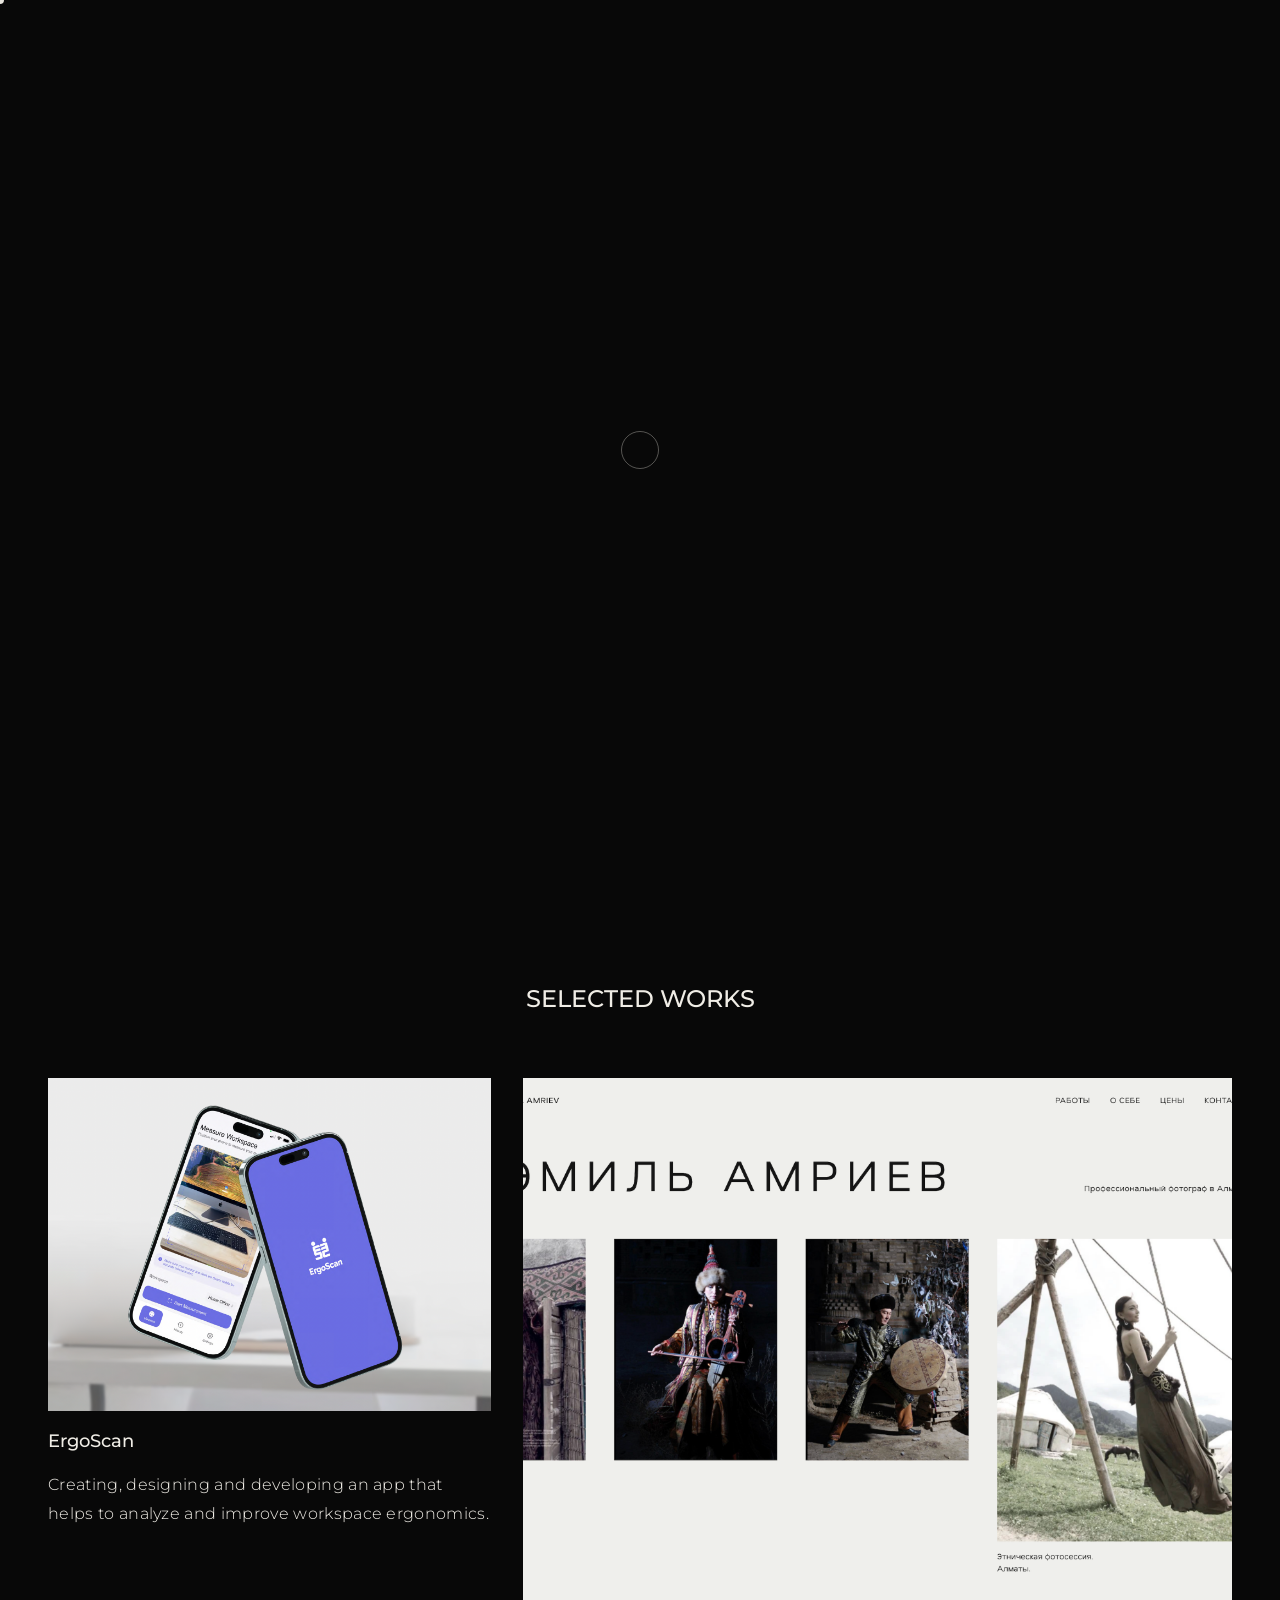
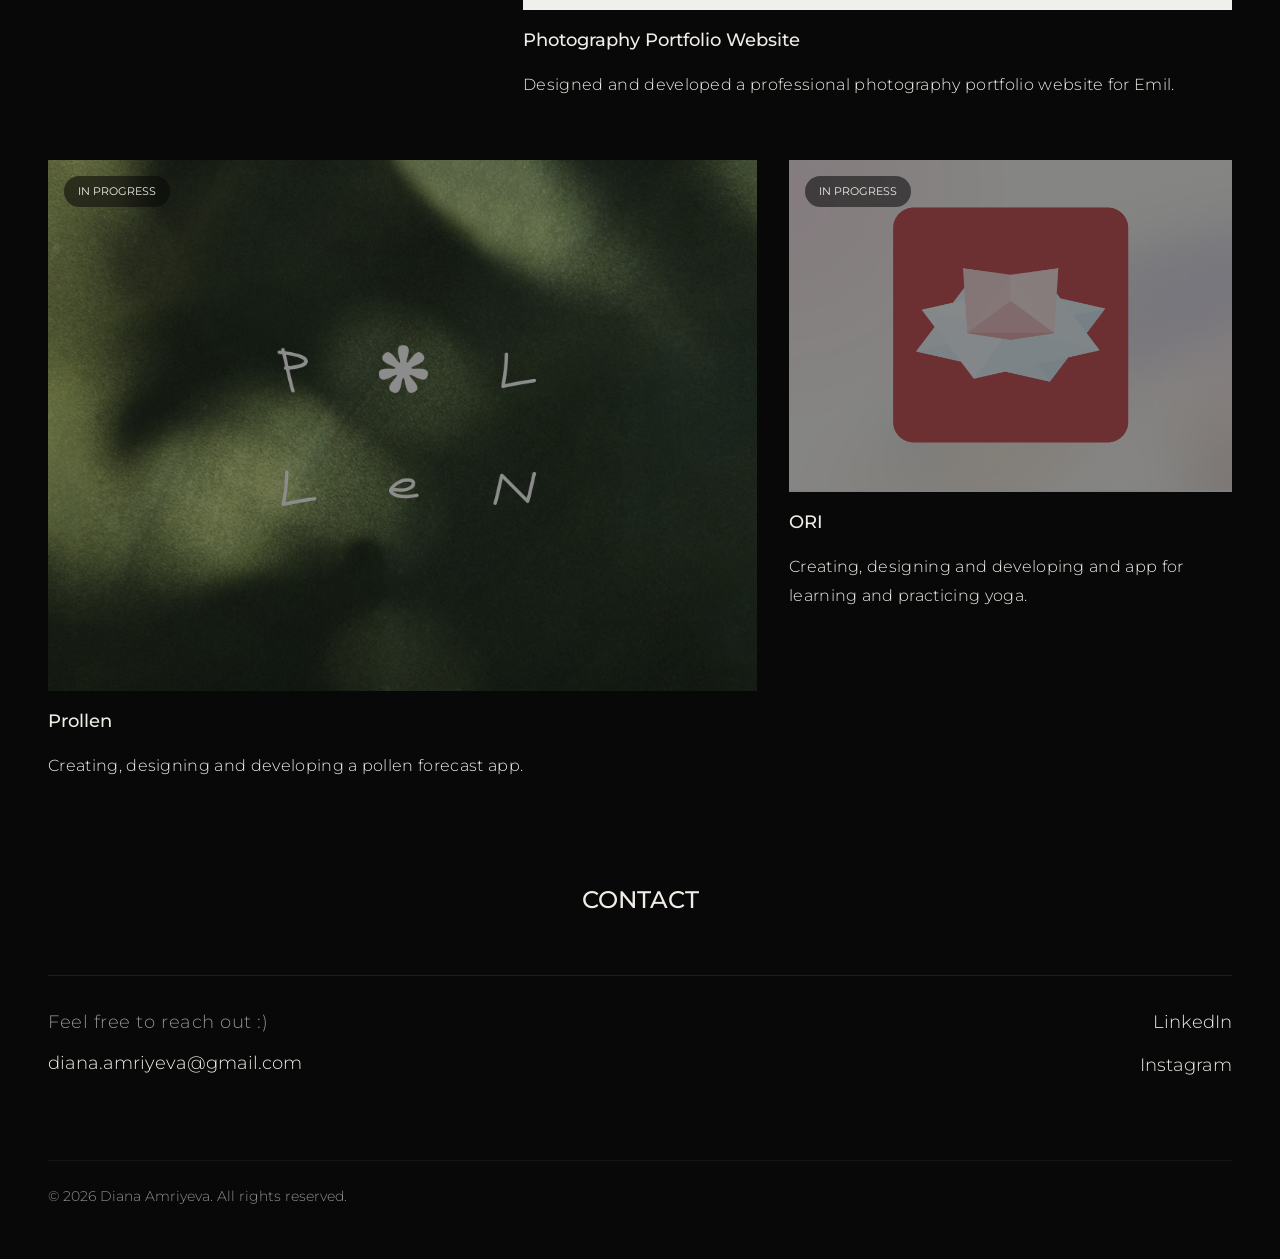
<file: index.html>
<!DOCTYPE html>
<html lang="en">
<head>
  <meta charset="UTF-8" />
  <meta name="viewport" content="width=device-width, initial-scale=1.0" />
  <link rel="icon" href="img/favicon/favicon.svg" type="image/svg+xml" />
  <link rel="icon" href="img/favicon/favicon-32.png" sizes="32x32" type="image/png" />
  <link rel="apple-touch-icon" href="img/favicon/apple-touch-icon.png" />
  <title>Diana Amriyeva</title>
  <link rel="preconnect" href="https://fonts.googleapis.com" />
  <link rel="preconnect" href="https://fonts.gstatic.com" crossorigin />
  <link href="https://fonts.googleapis.com/css2?family=Montserrat:wght@300;400;500;600;700;800;900&display=swap" rel="stylesheet" />
  <link rel="stylesheet" href="style.css?v=20261122" />
</head>
<body>

  <!-- LOADING SCREEN -->
  <div class="loader" id="loader">
    <span class="loader-name" id="loaderName"></span>
    <span class="loader-cursor" id="loaderCursor">|</span>
  </div>

  <!-- Background canvas -->
  <canvas id="bgCanvas"></canvas>

  <!-- Custom cursor -->
  <div class="cursor" id="cursor"></div>
  <div class="cursor-ring" id="cursorRing"></div>

  <!-- Mobile menu -->
  <div class="mobile-menu" id="mobileMenu">
    <button class="close-btn" id="closeMenu">✕</button>
    <a href="works">works</a>
    <a href="about">about</a>
    <a href="#contact">contact</a>
  </div>

  <!-- NAV -->
  <nav>
    <a href="home" class="logo">DIⱯNⱯ.A</a>
    <div class="nav-links">
      <a href="works" class="nav-active">works</a>
      <a href="about">about</a>
      <a href="#contact">contact</a>
    </div>
    <button class="hamburger" id="hamburger" aria-label="Open menu">
      <span></span><span></span><span></span>
    </button>
  </nav>

  <!-- HERO -->
  <section class="hero" id="about">
    <h1 class="hero-name">Diana Amriyeva</h1>
    <p class="hero-bio">MULTIDISCIPLINARY DESIGNER BASED IN TORONTO</p>
    <div class="scroll-arrow" aria-hidden="true"><h2>˅</h2></div>
  </section>

  <!-- WORKS -->
  <section class="works" id="works">
    <h2 class="section-title reveal">Selected Works</h2>

        <div class="works-grid">

      <!-- Row 1: small left, large right -->
      <div class="works-row reveal">
        <article class="work-card work-card--small">
          <a href="project-ergoscan" class="work-image-link">
            <div class="work-image">
              <img src="img/ErgoScanImg.png">
            </div>
          </a>
          <h3 class="work-title"><a href="project-ergoscan">ErgoScan</a></h3>
          <p class="work-desc">Creating, designing and developing an app that helps to analyze and improve workspace ergonomics.</p>
        </article>
        <article class="work-card work-card--large">
          <a href="project-02" class="work-image-link">
            <div class="work-image">
              <img src="img/project2.png">
            </div>
          </a>
          <h3 class="work-title"><a href="project-02">Photography Portfolio Website</a></h3>
          <p class="work-desc">Designed and developed a professional photography portfolio website for Emil.</p>
        </article>
      </div>

      <!-- Row 2: large left, small right -->
      <div class="works-row works-row--flip reveal">
        <article class="work-card work-card--large work-card--wip" aria-disabled="true">
          <div class="work-image work-image--wip">
            <img src="img/project-3/project3.png" alt="Prollen preview">
            <span class="wip-badge">In progress</span>
          </div>
          <h3 class="work-title">Prollen</h3>
          <p class="work-desc">Creating, designing and developing a pollen forecast app.</p>
        </article>
        <article class="work-card work-card--small work-card--wip" aria-disabled="true">
          <div class="work-image work-image--wip">
            <img src="img/project-4/project4.png" alt="ORI preview">
            <span class="wip-badge">In progress</span>
          </div>
          <h3 class="work-title">ORI</h3>
          <p class="work-desc">Creating, designing and developing and app for learning and practicing yoga.</p>
        </article>
      </div>

      <!-- Row 3: small left, large right -->
      <!-- <div class="works-row reveal">
        <article class="work-card work-card--small">
          <a href="project-02" class="work-image-link">
            <div class="work-image">
              
            </div>
          </a>
          <h3 class="work-title"><a href="project-02">Project 02</a></h3>
          <p class="work-desc">Replace with your project title and description.</p>
        </article>
        <article class="work-card work-card--large">
          <a href="project-03" class="work-image-link">
            <div class="work-image">
              
            </div>
          </a>
          <h3 class="work-title"><a href="project-03">Project 03</a></h3>
          <p class="work-desc">Replace with your project title and description.</p>
        </article>
      </div> -->

    </div>
  </section>

  <!-- CONTACT / FOOTER -->
  <footer id="contact">
    <h2 class="contact-title reveal">Contact</h2>
    <div class="footer-grid reveal">
      <div class="footer-left">
        <p class="footer-tagline">Feel free to reach out :)</p>
        <a href="mailto:diana.amriyeva@gmail.com" class="f-email">diana.amriyeva@gmail.com</a>
      </div>
      <div class="footer-right">
        <a href="https://www.linkedin.com/in/diana-amriyeva-759732330/">LinkedIn</a>
        <a href="https://www.instagram.com/diana.armr/">Instagram</a>
      </div>
    </div>
    <div class="footer-copy">© 2026 Diana Amriyeva. All rights reserved.</div>
  </footer>

  <script src="main.js?v=20261122"></script>

  <script src="nav.js?v=20261122"></script>
</body>
</html>
</file>
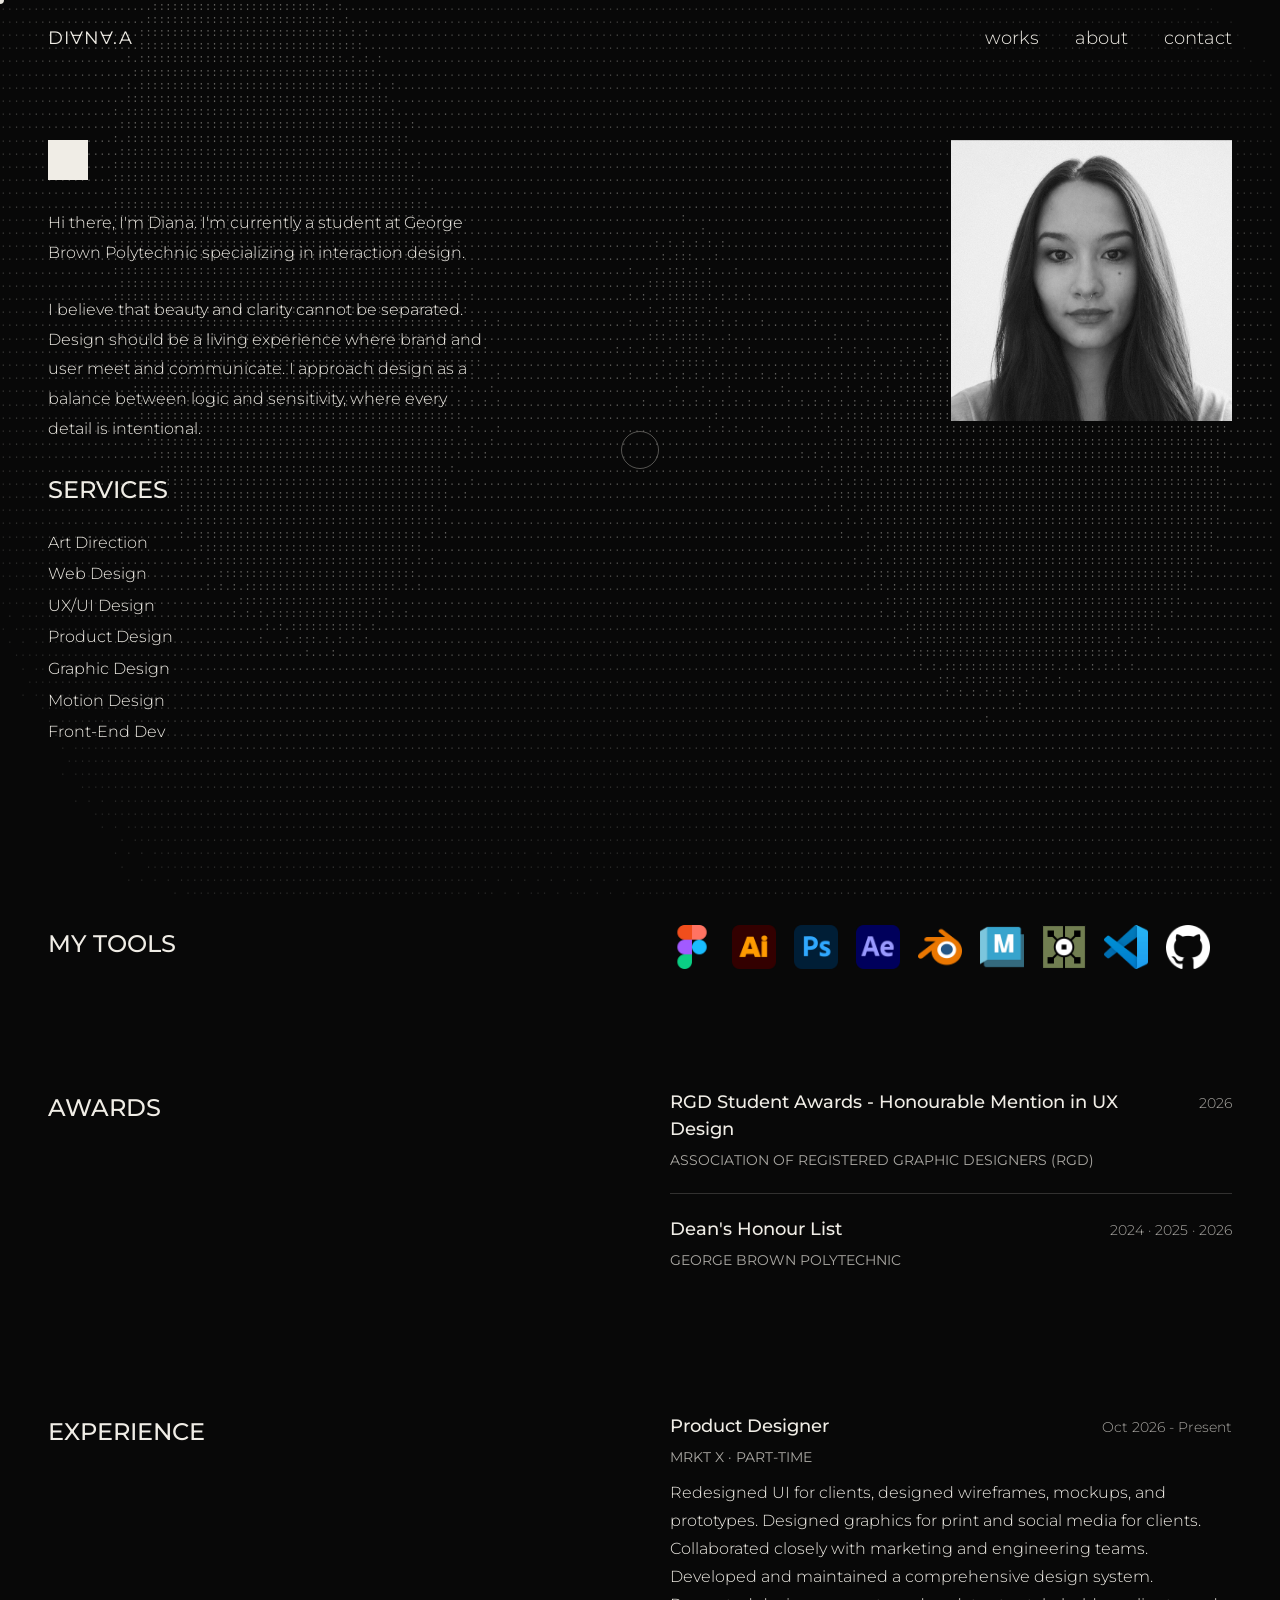
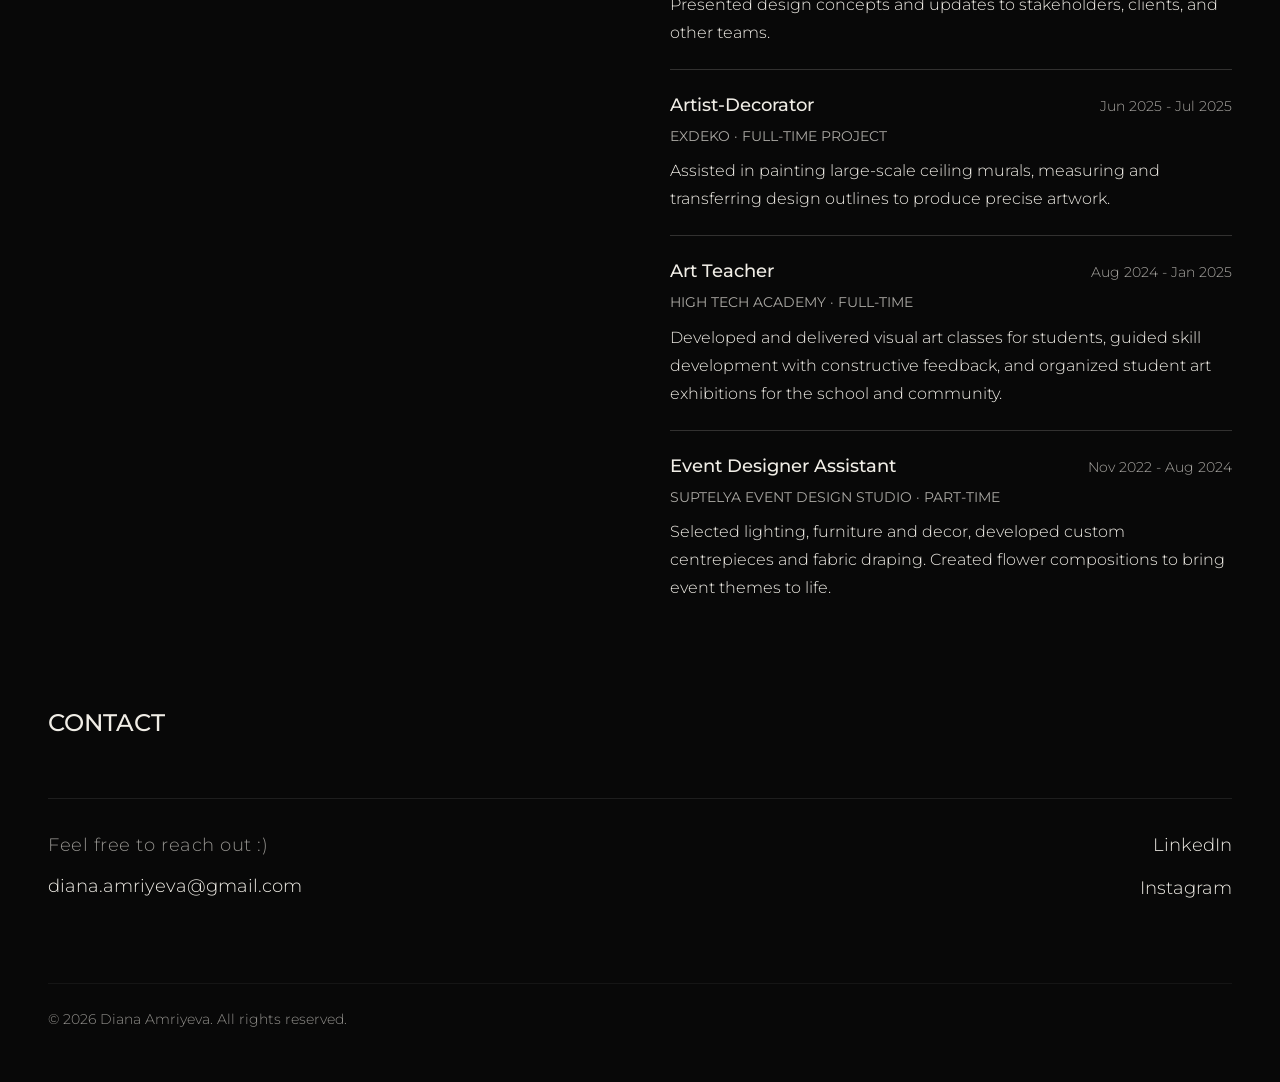
<file: about.html>
<!DOCTYPE html>
<html lang="en">
<head>
  <meta charset="UTF-8" />
  <meta name="viewport" content="width=device-width, initial-scale=1.0" />
  <link rel="icon" href="img/favicon/favicon.svg" type="image/svg+xml" />
  <link rel="icon" href="img/favicon/favicon-32.png" sizes="32x32" type="image/png" />
  <link rel="apple-touch-icon" href="img/favicon/apple-touch-icon.png" />
  <title>About — Diana Amriyeva</title>
  <link rel="preconnect" href="https://fonts.googleapis.com" />
  <link rel="preconnect" href="https://fonts.gstatic.com" crossorigin />
  <link href="https://fonts.googleapis.com/css2?family=Montserrat:wght@300;400;500;600;700;800;900&display=swap" rel="stylesheet" />
  <link rel="stylesheet" href="style.css?v=20261122" />
  <link rel="stylesheet" href="about.css?v=20261122" />
</head>
<body>

  <canvas id="bgCanvas"></canvas>

  <div class="cursor" id="cursor"></div>
  <div class="cursor-ring" id="cursorRing"></div>

  <!-- Mobile menu -->
  <div class="mobile-menu" id="mobileMenu">
    <button class="close-btn" id="closeMenu">✕</button>
    <a href="works">works</a>
    <a href="about">about</a>
    <a href="#contact">contact</a>
  </div>

  <!-- NAV -->
  <nav>
    <a href="home" class="logo">DIⱯNⱯ.A</a>
    <div class="nav-links">
      <a href="works">works</a>
      <a href="about" class="nav-active">about</a>
      <a href="#contact">contact</a>
    </div>
    <button class="hamburger" id="hamburger" aria-label="Open menu">
      <span></span><span></span><span></span>
    </button>
  </nav>

  <!-- MAIN CONTENT -->
  <main class="about-main">

    <!-- ── BIO + PHOTO ── -->
    <section class="about-hero reveal">
      <div class="about-left">
        <div class="about-pixel"></div>
        <p class="about-bio">
          Hi there, I'm Diana. I'm currently a student at George Brown Polytechnic specializing in interaction design.
        </p>
        <p class="about-bio">
          I believe that beauty and clarity cannot be separated. Design should be a living experience where brand and user meet and communicate. I approach design as a balance between logic and sensitivity, where every detail is intentional.
        </p>

        <div class="services">
          <h2 class="services-title">Services</h2>
          <ul class="services-list">
            <li>Art Direction</li>
            <li>Web Design</li>
            <li>UX/UI Design</li>
            <li>Product Design</li>
            <li>Graphic Design</li>
            <li>Motion Design</li>
            <li>Front-End Dev</li>
          </ul>
        </div>
      </div>

      <div class="about-right">
        <div class="about-photo">
          <img src="img/portrait.png" alt="Portrait of Diana Amriyeva">
        </div>
      </div>
    </section>

    <!-- ── MY TOOLS ── -->
    <section class="cv-section reveal">
      <h2 class="services-title">My Tools</h2>
      <ul class="tools-list">
        <li class="tool" title="Figma"><img src="img/tools/figma.png" alt="Figma" width="44" height="44" loading="lazy"></li>
        <li class="tool" title="Adobe Illustrator"><img src="img/tools/illustrator.png" alt="Adobe Illustrator" width="44" height="44" loading="lazy"></li>
        <li class="tool" title="Adobe Photoshop"><img src="img/tools/photoshop.png" alt="Adobe Photoshop" width="44" height="44" loading="lazy"></li>
        <li class="tool" title="Adobe After Effects"><img src="img/tools/after-effects.png" alt="Adobe After Effects" width="44" height="44" loading="lazy"></li>
        <li class="tool" title="Blender"><img src="img/tools/blender.png" alt="Blender" width="44" height="44" loading="lazy"></li>
        <li class="tool" title="Autodesk Maya"><img src="img/tools/maya.png" alt="Autodesk Maya" width="44" height="44" loading="lazy"></li>
        <li class="tool" title="TouchDesigner"><img src="img/tools/touchdesigner.png" alt="TouchDesigner" width="44" height="44" loading="lazy"></li>
        <li class="tool" title="Visual Studio Code"><img src="img/tools/vscode.png" alt="Visual Studio Code" width="44" height="44" loading="lazy"></li>
        <li class="tool" title="GitHub"><img src="img/tools/github.png" alt="GitHub" width="44" height="44" loading="lazy"></li>
      </ul>
    </section>

    <!-- ── AWARDS ── -->
    <section class="cv-section reveal">
      <h2 class="services-title">Awards</h2>
      <ul class="cv-list">
        <li class="cv-item">
          <div class="cv-head">
            <h3 class="cv-role">RGD Student Awards - Honourable Mention in UX Design</h3>
            <span class="cv-date">2026</span>
          </div>
          <p class="cv-org">Association of Registered Graphic Designers (RGD)</p>
        </li>
        <li class="cv-item">
          <div class="cv-head">
            <h3 class="cv-role">Dean's Honour List</h3>
            <span class="cv-date">2024 · 2025 · 2026</span>
          </div>
          <p class="cv-org">George Brown Polytechnic</p>
        </li>
      </ul>
    </section>

    <!-- ── EXPERIENCE ── -->
    <section class="cv-section reveal">
      <h2 class="services-title">Experience</h2>
      <ul class="cv-list">
        <li class="cv-item">
          <div class="cv-head">
            <h3 class="cv-role">Product Designer</h3>
            <span class="cv-date">Oct 2026 - Present</span>
          </div>
          <p class="cv-org">Mrkt X · Part-Time</p>
          <p class="cv-desc">Redesigned UI for clients, designed wireframes, mockups, and prototypes. Designed graphics for print and social media for clients. Collaborated closely with marketing and engineering teams. Developed and maintained a comprehensive design system. Presented design concepts and updates to stakeholders, clients, and other teams.
</p>
        </li>
        <li class="cv-item">
          <div class="cv-head">
            <h3 class="cv-role">Artist-Decorator</h3>
            <span class="cv-date">Jun 2025 - Jul 2025</span>
          </div>
          <p class="cv-org">Exdeko · Full-Time Project</p>
          <p class="cv-desc">Assisted in painting large-scale ceiling murals, measuring and transferring design outlines to produce precise artwork.</p>
        </li>
        <li class="cv-item">
          <div class="cv-head">
            <h3 class="cv-role">Art Teacher</h3>
            <span class="cv-date">Aug 2024 - Jan 2025</span>
          </div>
          <p class="cv-org">High Tech Academy · Full-Time</p>
          <p class="cv-desc">Developed and delivered visual art classes for students, guided skill development with constructive feedback, and organized student art exhibitions for the school and community.</p>
        </li>
        <li class="cv-item">
          <div class="cv-head">
            <h3 class="cv-role">Event Designer Assistant</h3>
            <span class="cv-date">Nov 2022 - Aug 2024</span>
          </div>
          <p class="cv-org">Suptelya Event Design Studio · Part-Time</p>
          <p class="cv-desc">Selected lighting, furniture and decor, developed custom centrepieces and fabric draping. Created flower compositions to bring event themes to life.</p>
        </li>
      </ul>
    </section>

  </main>

  <!-- CONTACT / FOOTER -->
  <footer id="contact">
    <h2 class="contact-title reveal">Contact</h2>
    <div class="footer-grid reveal">
      <div class="footer-left">
        <p class="footer-tagline">Feel free to reach out :)</p>
        <a href="mailto:diana.amriyeva@gmail.com" class="f-email">diana.amriyeva@gmail.com</a>
      </div>
      <div class="footer-right">
        <a href="https://www.linkedin.com/in/diana-amriyeva-759732330/">LinkedIn</a>
        <a href="https://www.instagram.com/diana.armr/">Instagram</a>
      </div>
    </div>
    <div class="footer-copy">© 2026 Diana Amriyeva. All rights reserved.</div>
  </footer>

  <script src="main.js?v=20261122"></script>

  <script src="nav.js?v=20261122"></script>
</body>
</html>
</file>
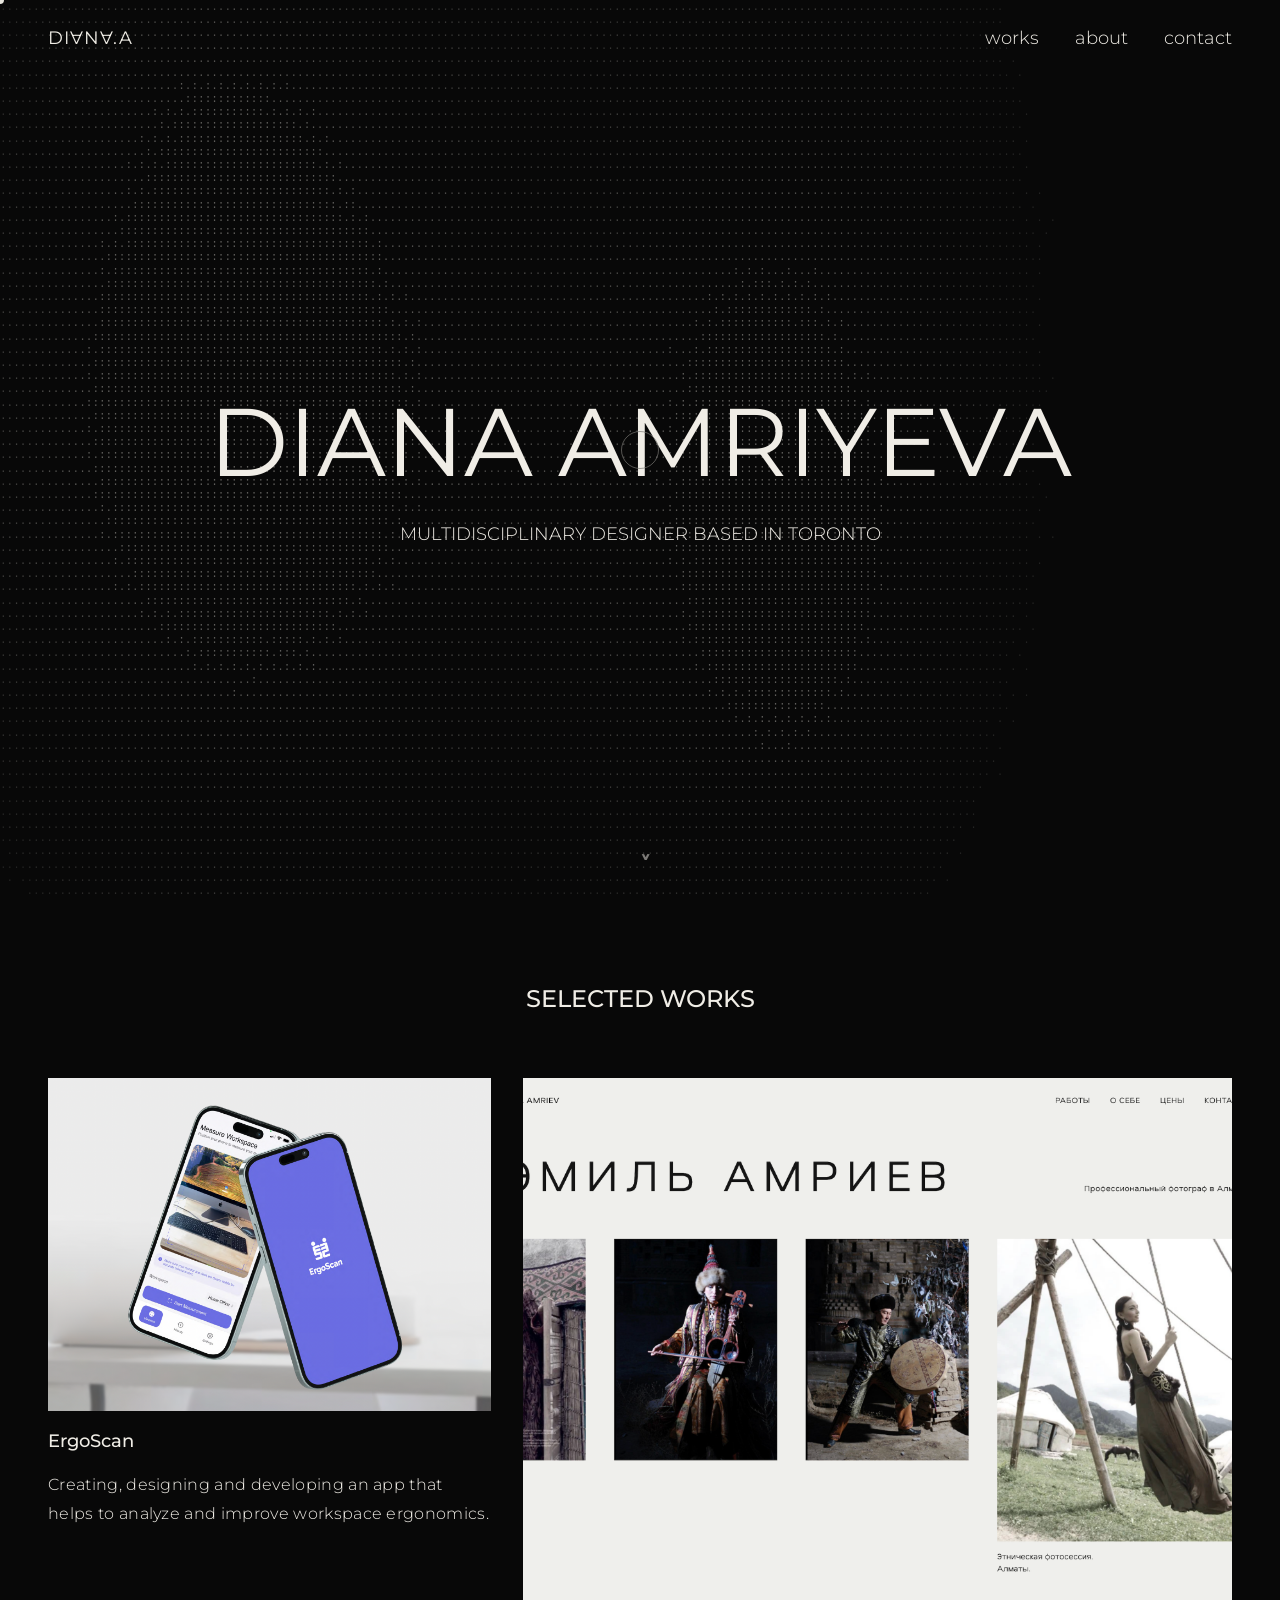
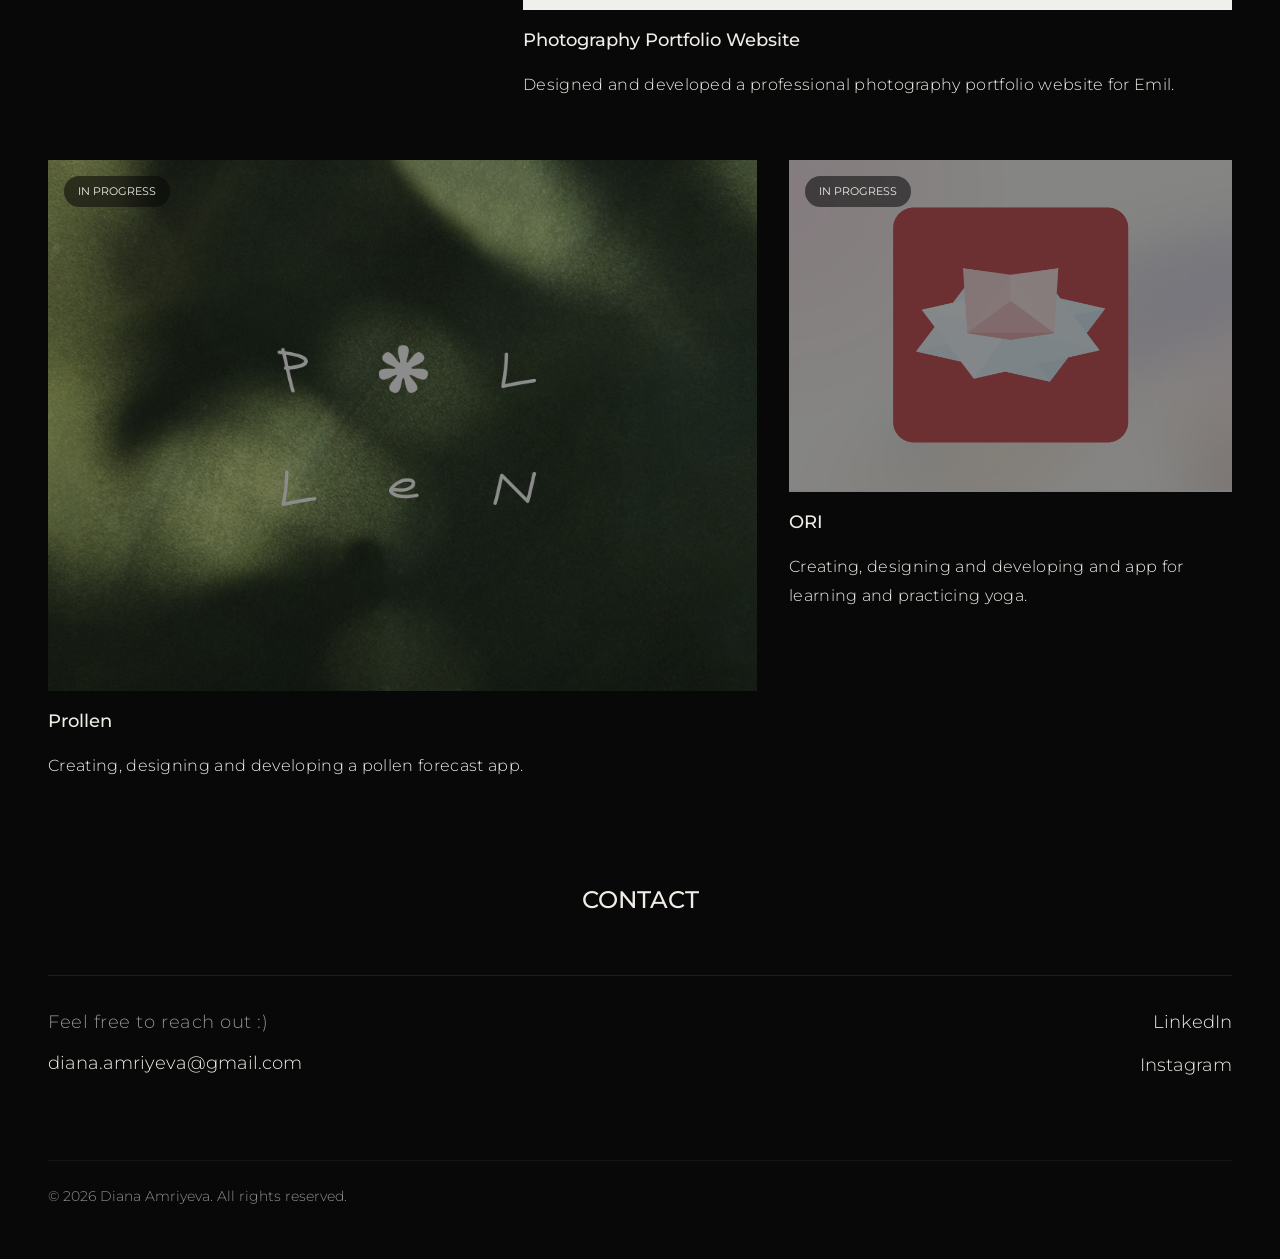
<file: home.html>
<!DOCTYPE html>
<html lang="en">
<head>
  <meta charset="UTF-8" />
  <title>Diana Amriyeva</title>
  <!-- "/home" is a clean URL for the home page; this file just forwards there -->
  <meta http-equiv="refresh" content="0; url=./" />
  <link rel="canonical" href="https://dianaamriyeva.me/" />
  <script>location.replace('./');</script>
</head>
<body style="background:#080808"></body>
</html>
</file>
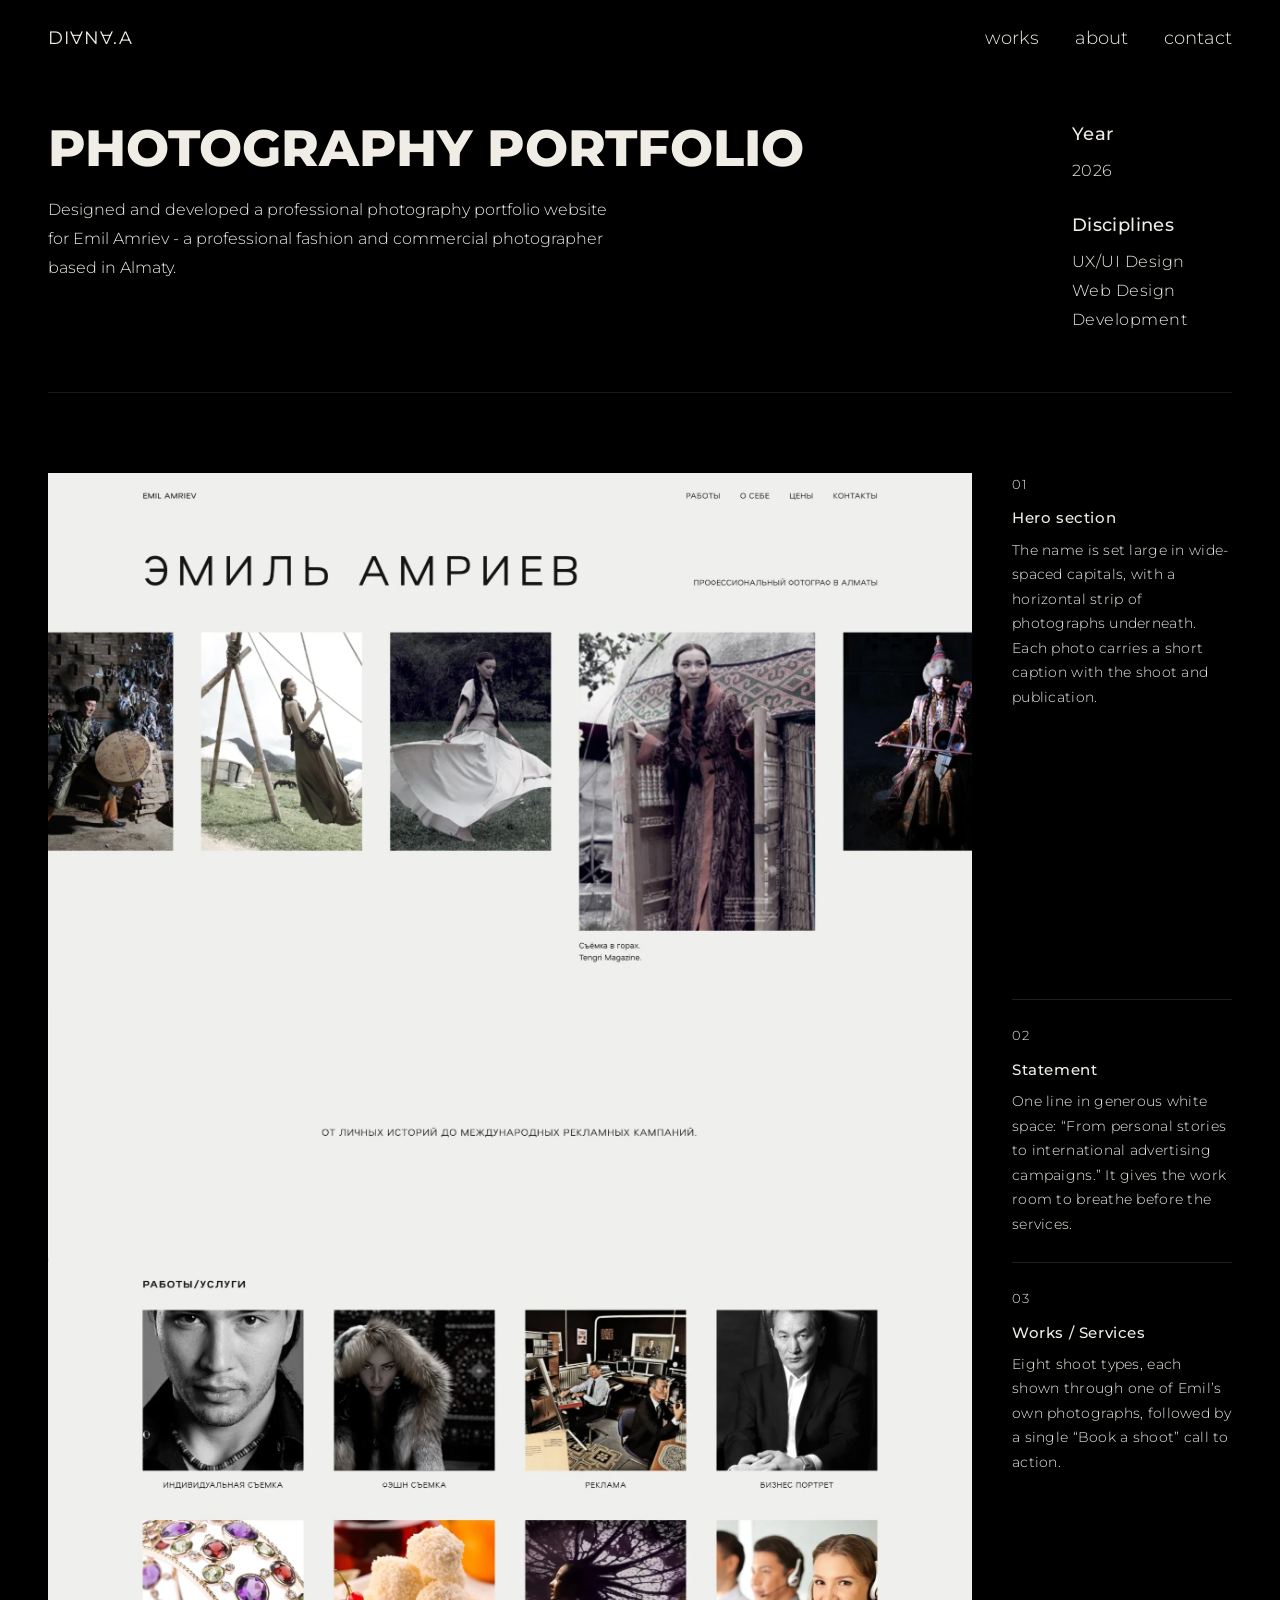
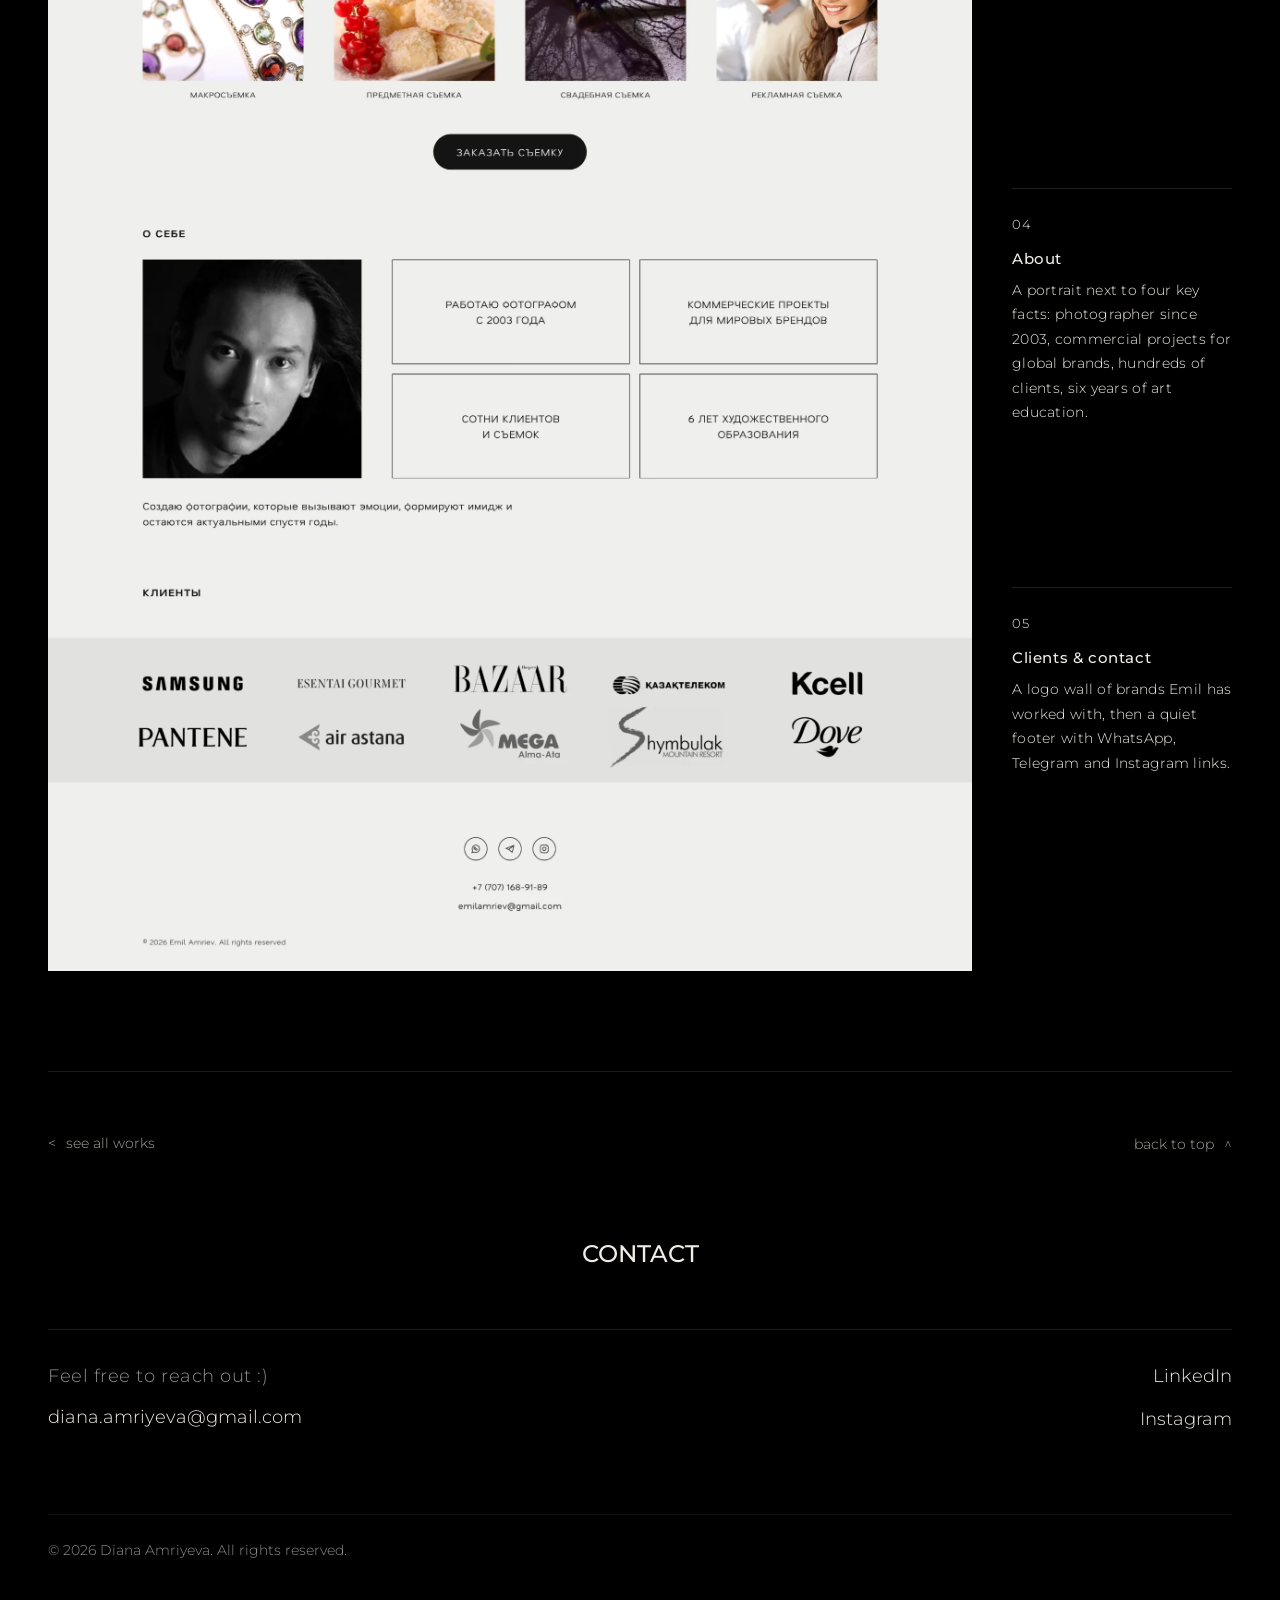
<file: project-02.html>
<!DOCTYPE html>
<html lang="en">
<head>
  <meta charset="UTF-8" />
  <meta name="viewport" content="width=device-width, initial-scale=1.0" />
  <link rel="icon" href="img/favicon/favicon.svg" type="image/svg+xml" />
  <link rel="icon" href="img/favicon/favicon-32.png" sizes="32x32" type="image/png" />
  <link rel="apple-touch-icon" href="img/favicon/apple-touch-icon.png" />
  <title>Project 02 — Diana Amriyeva</title>
  <link rel="preconnect" href="https://fonts.googleapis.com" />
  <link rel="preconnect" href="https://fonts.gstatic.com" crossorigin />
  <link href="https://fonts.googleapis.com/css2?family=Montserrat:wght@300;400;500;600;700;800;900&display=swap" rel="stylesheet" />
  <link rel="stylesheet" href="style.css?v=20261122" />
  <link rel="stylesheet" href="project.css?v=20261122" />
</head>
<body>

  <div class="mobile-menu" id="mobileMenu">
    <button class="close-btn" id="closeMenu">✕</button>
    <a href="works">works</a>
    <a href="about">about</a>
    <a href="#contact">contact</a>
  </div>

  <nav>
    <a href="home" class="logo">DIⱯNⱯ.A</a>
    <div class="nav-links">
      <a href="works">works</a>
      <a href="about">about</a>
      <a href="#contact">contact</a>
    </div>
    <button class="hamburger" id="hamburger" aria-label="Open menu">
      <span></span><span></span><span></span>
    </button>
  </nav>

  <main class="project-main">

    <div class="project-hero reveal">
      <div class="project-hero-left">
        <h1 class="project-title">Photography Portfolio</h1>
        <p class="project-subtitle">Designed and developed a professional photography portfolio website for Emil Amriev - a professional fashion and commercial photographer based in Almaty.</p>
      </div>
      <div class="project-meta">
        <div class="meta-group">
          <p class="meta-label">Year</p>
          <p class="meta-value">2026</p>
        </div>
        <div class="meta-group">
          <p class="meta-label">Disciplines</p>
          <ul class="meta-list">
            <li>UX/UI Design</li>
            <li>Web Design</li>
            <li>Development</li>
          </ul>
        </div>
      </div>
    </div>

    <!-- Emil's site as one merged screenshot (img/project-2/emil-site-full.webp),
         each note sits beside its section: --top is where that section starts -->
    <div class="stitch reveal">
      <img class="stitch-img" src="img/project-2/emil-site-full.webp?v=2" alt="Full-page screenshot of Emil Amriev’s photography website" width="2000" height="4543">
      <ol class="stitch-notes">
        <li class="stitch-note" style="--top: 0.0%"><span class="stitch-num">01</span><strong>Hero section</strong>The name is set large in wide-spaced capitals, with a horizontal strip of photographs underneath. Each photo carries a short caption with the shoot and publication.</li>
        <li class="stitch-note" style="--top: 25.09%"><span class="stitch-num">02</span><strong>Statement</strong>One line in generous white space: “From personal stories to international advertising campaigns.” It gives the work room to breathe before the services.</li>
        <li class="stitch-note" style="--top: 37.6%"><span class="stitch-num">03</span><strong>Works / Services</strong>Eight shoot types, each shown through one of Emil’s own photographs, followed by a single “Book a shoot” call to action.</li>
        <li class="stitch-note" style="--top: 62.67%"><span class="stitch-num">04</span><strong>About</strong>A portrait next to four key facts: photographer since 2003, commercial projects for global brands, hundreds of clients, six years of art education.</li>
        <li class="stitch-note" style="--top: 81.69%"><span class="stitch-num">05</span><strong>Clients &amp; contact</strong>A logo wall of brands Emil has worked with, then a quiet footer with WhatsApp, Telegram and Instagram links.</li>
      </ol>
    </div>

    <div class="project-bottom-nav">
      <a href="works" class="btn-all-works">see all works</a>
      <button class="btn-back-top" onclick="window.scrollTo({top:0,behavior:'smooth'})">back to top</button>
    </div>

  </main>

  <footer id="contact">
    <h2 class="contact-title reveal">Contact</h2>
    <div class="footer-grid reveal">
      <div class="footer-left">
        <p class="footer-tagline">Feel free to reach out :)</p>
        <a href="mailto:diana.amriyeva@gmail.com" class="f-email">diana.amriyeva@gmail.com</a>
      </div>
      <div class="footer-right">
        <a href="https://www.linkedin.com/in/diana-amriyeva-759732330/">LinkedIn</a>
        <a href="https://www.instagram.com/diana.armr/">Instagram</a>
      </div>
    </div>
    <div class="footer-copy">© 2026 Diana Amriyeva. All rights reserved.</div>
  </footer>

  <script src="project.js?v=20261122"></script>

  <script src="nav.js?v=20261122"></script>
</body>
</html>
</file>
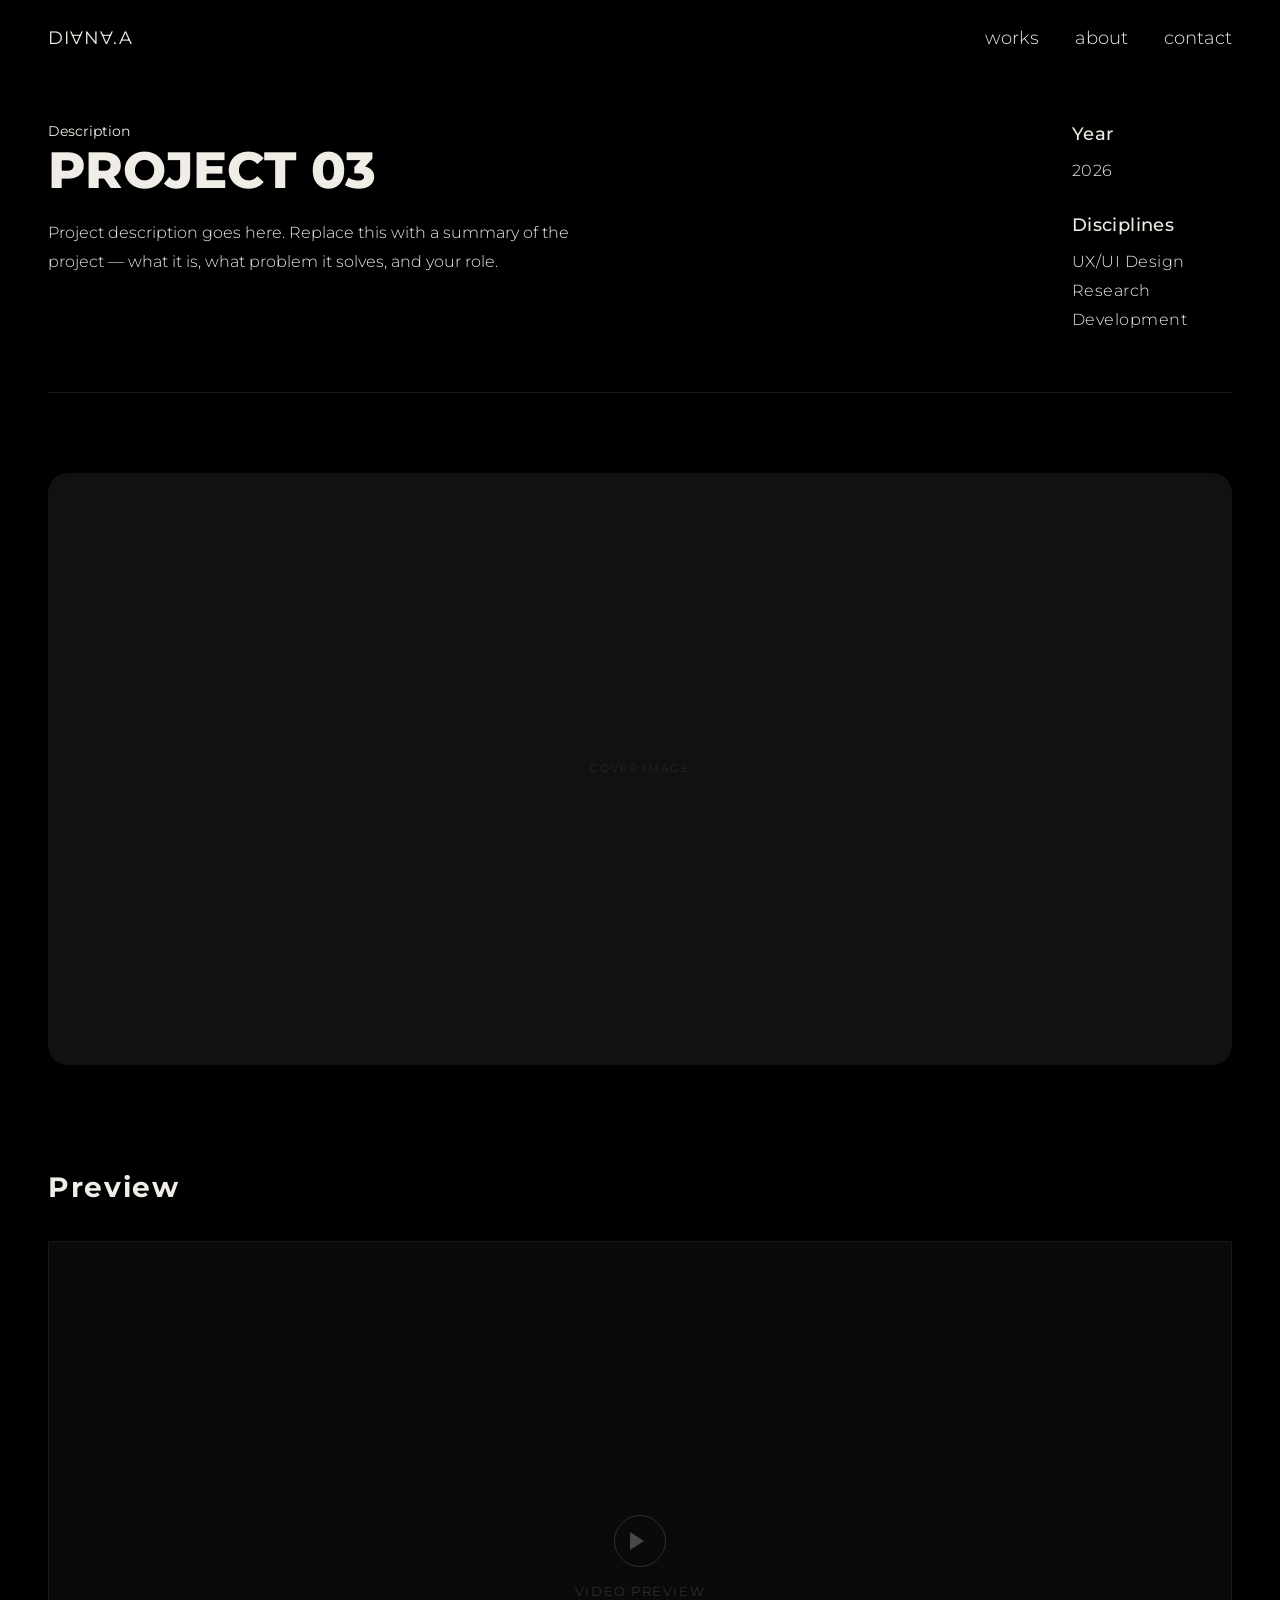
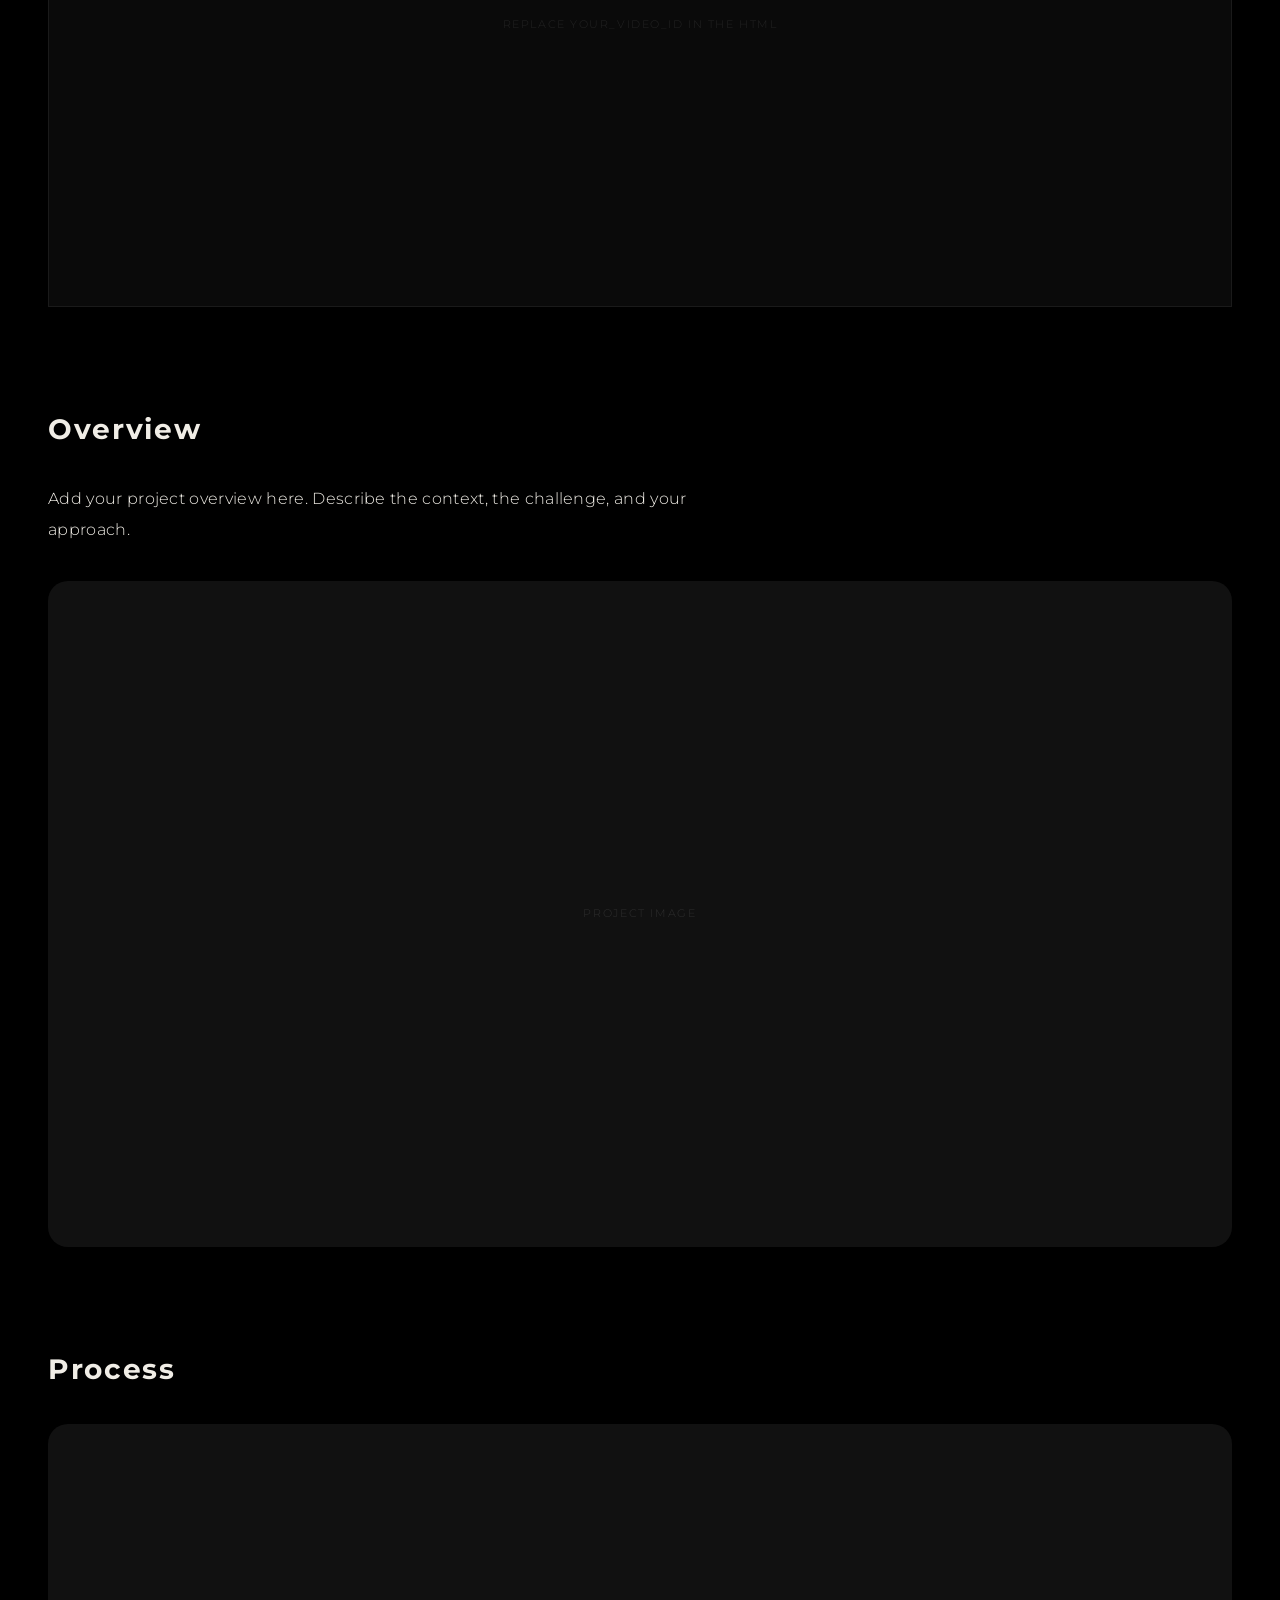
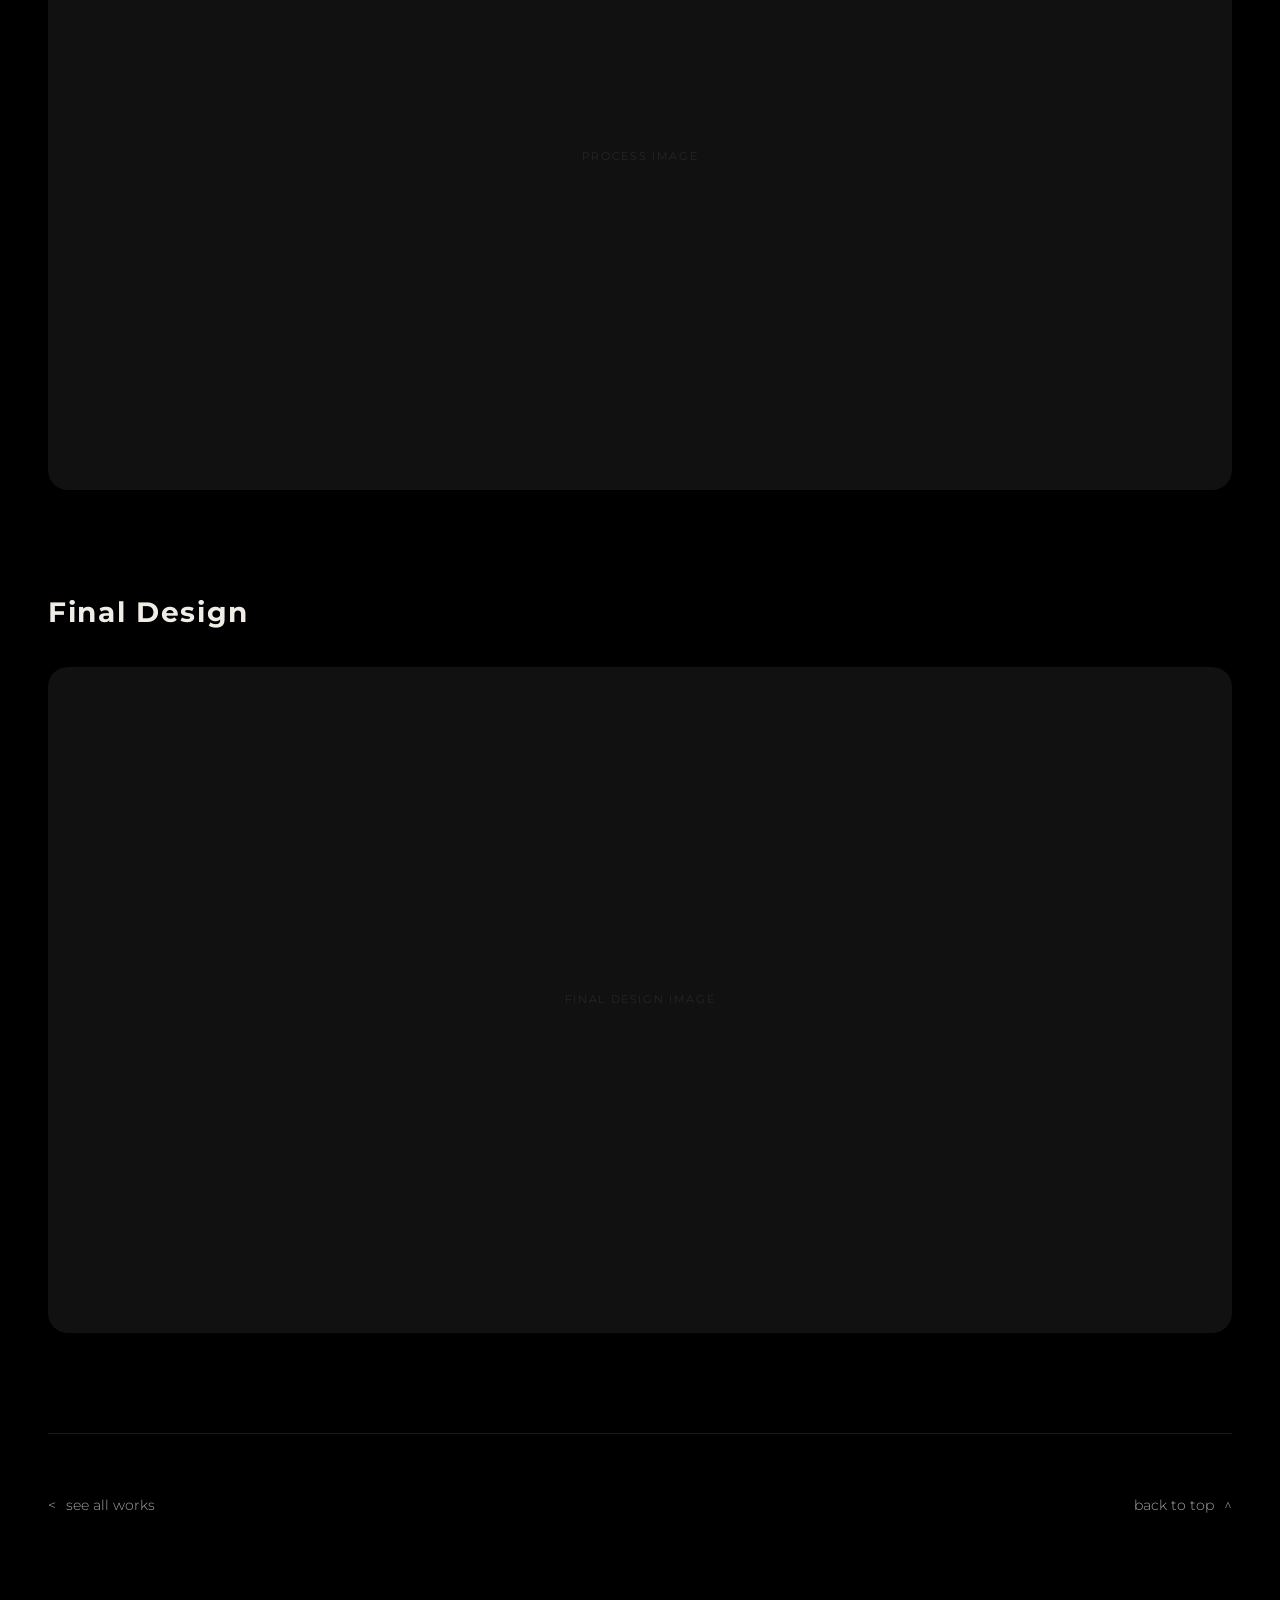
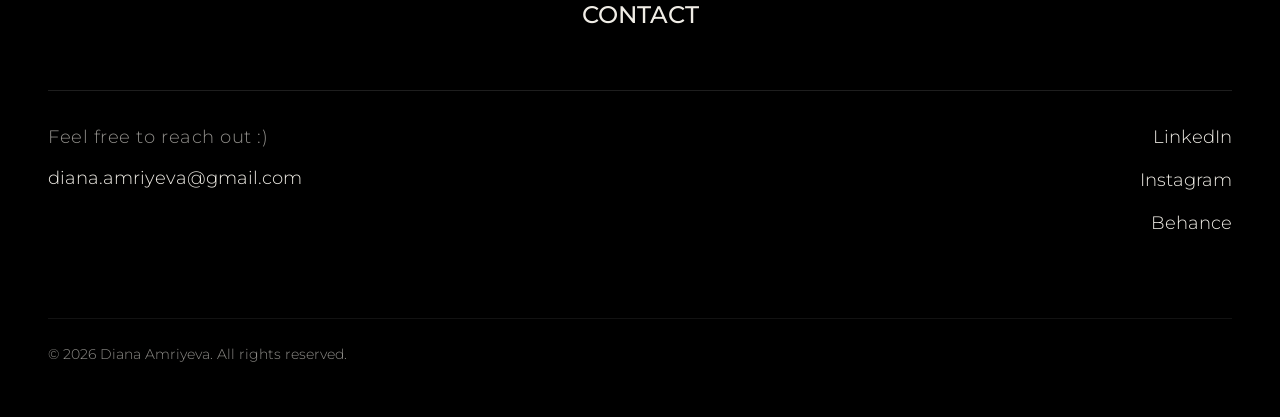
<file: project-03.html>
<!DOCTYPE html>
<html lang="en">
<head>
  <meta charset="UTF-8" />
  <meta name="viewport" content="width=device-width, initial-scale=1.0" />
  <link rel="icon" href="img/favicon/favicon.svg" type="image/svg+xml" />
  <link rel="icon" href="img/favicon/favicon-32.png" sizes="32x32" type="image/png" />
  <link rel="apple-touch-icon" href="img/favicon/apple-touch-icon.png" />
  <title>Project 03 — Diana Amriyeva</title>
  <link rel="preconnect" href="https://fonts.googleapis.com" />
  <link rel="preconnect" href="https://fonts.gstatic.com" crossorigin />
  <link href="https://fonts.googleapis.com/css2?family=Montserrat:wght@300;400;500;600;700;800;900&display=swap" rel="stylesheet" />
  <link rel="stylesheet" href="style.css?v=20261122" />
  <link rel="stylesheet" href="project.css?v=20261122" />
</head>
<body>

  <div class="mobile-menu" id="mobileMenu">
    <button class="close-btn" id="closeMenu">✕</button>
    <a href="works">works</a>
    <a href="about">about</a>
    <a href="#contact">contact</a>
  </div>

  <nav>
    <a href="home" class="logo">DIⱯNⱯ.A</a>
    <div class="nav-links">
      <a href="works">works</a>
      <a href="about">about</a>
      <a href="#contact">contact</a>
    </div>
    <button class="hamburger" id="hamburger" aria-label="Open menu">
      <span></span><span></span><span></span>
    </button>
  </nav>

  <main class="project-main">

    <div class="project-hero reveal">
      <div class="project-hero-left">
        <p class="project-tag">Description</p>
        <h1 class="project-title">Project 03</h1>
        <p class="project-subtitle">Project description goes here. Replace this with a summary of the project — what it is, what problem it solves, and your role.</p>
      </div>
      <div class="project-meta">
        <div class="meta-group">
          <p class="meta-label">Year</p>
          <p class="meta-value">2026</p>
        </div>
        <div class="meta-group">
          <p class="meta-label">Disciplines</p>
          <ul class="meta-list">
            <li>UX/UI Design</li>
            <li>Research</li>
            <li>Development</li>
          </ul>
        </div>
      </div>
    </div>

    <div class="project-cover reveal">
      <div class="project-cover-placeholder">Cover image</div>
    </div>

    <div class="project-section reveal">
      <h2 class="project-section-label">Preview</h2>
      <div class="project-video-wrap">
        <iframe
          src="https://www.youtube.com/embed/YOUR_VIDEO_ID"
          title="Project 03 Preview"
          allow="accelerometer; autoplay; clipboard-write; encrypted-media; gyroscope; picture-in-picture"
          allowfullscreen
          id="previewVideo">
        </iframe>
        <div class="video-placeholder" id="videoPlaceholder">
          <div class="video-play-icon"></div>
          <span>Video Preview</span>
          <span style="font-size:11px;opacity:0.5;">Replace YOUR_VIDEO_ID in the HTML</span>
        </div>
      </div>
    </div>

    <div class="project-section reveal">
      <h2 class="project-section-label">Overview</h2>
      <p class="project-body-text">Add your project overview here. Describe the context, the challenge, and your approach.</p>
      <div class="project-image" style="margin-top:36px;">
        <div class="project-image-placeholder">Project image</div>
      </div>
    </div>

    <div class="project-section reveal">
      <h2 class="project-section-label">Process</h2>
      <div class="project-image">
        <div class="project-image-placeholder">Process image</div>
      </div>
    </div>

    <div class="project-section reveal">
      <h2 class="project-section-label">Final Design</h2>
      <div class="project-image">
        <div class="project-image-placeholder">Final design image</div>
      </div>
    </div>

    <div class="project-bottom-nav">
      <a href="works" class="btn-all-works">see all works</a>
      <button class="btn-back-top" onclick="window.scrollTo({top:0,behavior:'smooth'})">back to top</button>
    </div>

  </main>

  <footer id="contact">
    <h2 class="contact-title reveal">Contact</h2>
    <div class="footer-grid reveal">
      <div class="footer-left">
        <p class="footer-tagline">Feel free to reach out :)</p>
        <a href="mailto:diana.amriyeva@gmail.com" class="f-email">diana.amriyeva@gmail.com</a>
      </div>
      <div class="footer-right">
        <a href="https://www.linkedin.com/in/diana-amriyeva-759732330/">LinkedIn</a>
        <a href="#">Instagram</a>
        <a href="#">Behance</a>
      </div>
    </div>
    <div class="footer-copy">© 2026 Diana Amriyeva. All rights reserved.</div>
  </footer>

  <script src="project.js?v=20261122"></script>

  <script src="nav.js?v=20261122"></script>
</body>
</html>
</file>
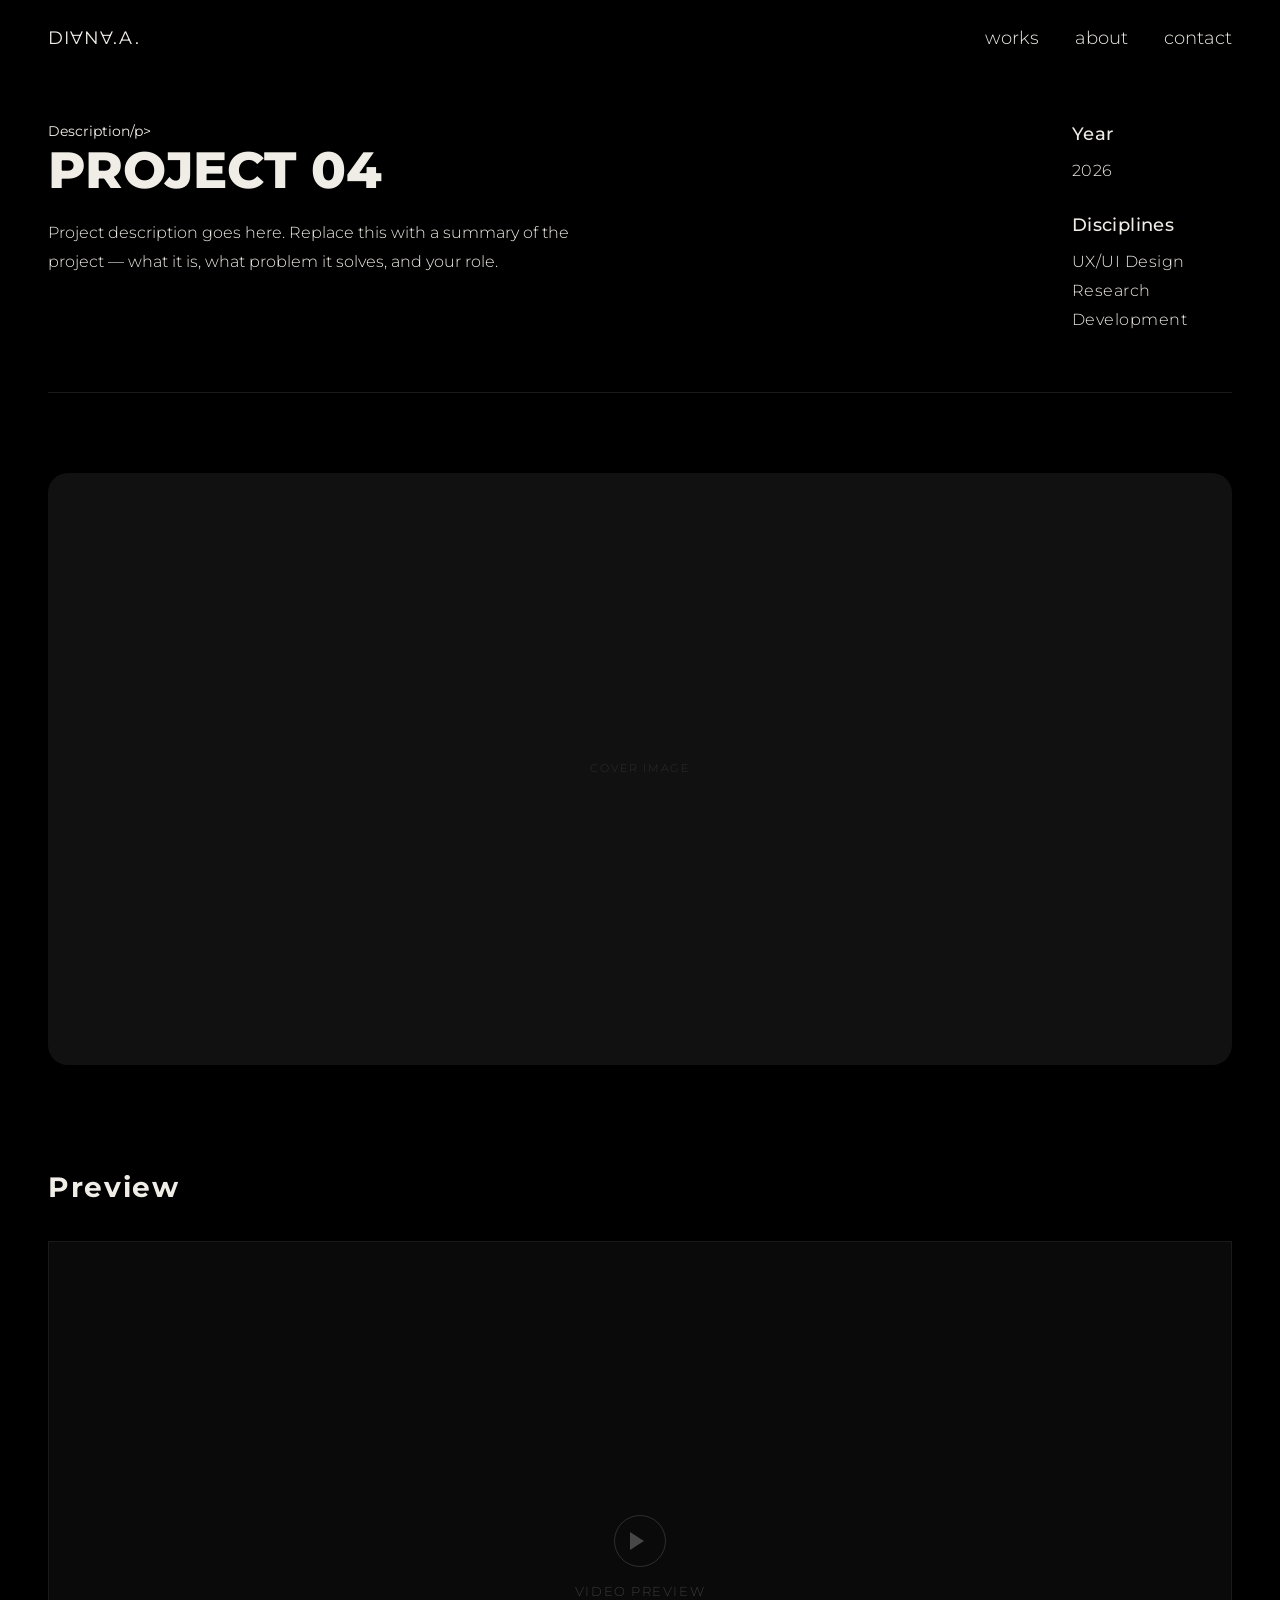
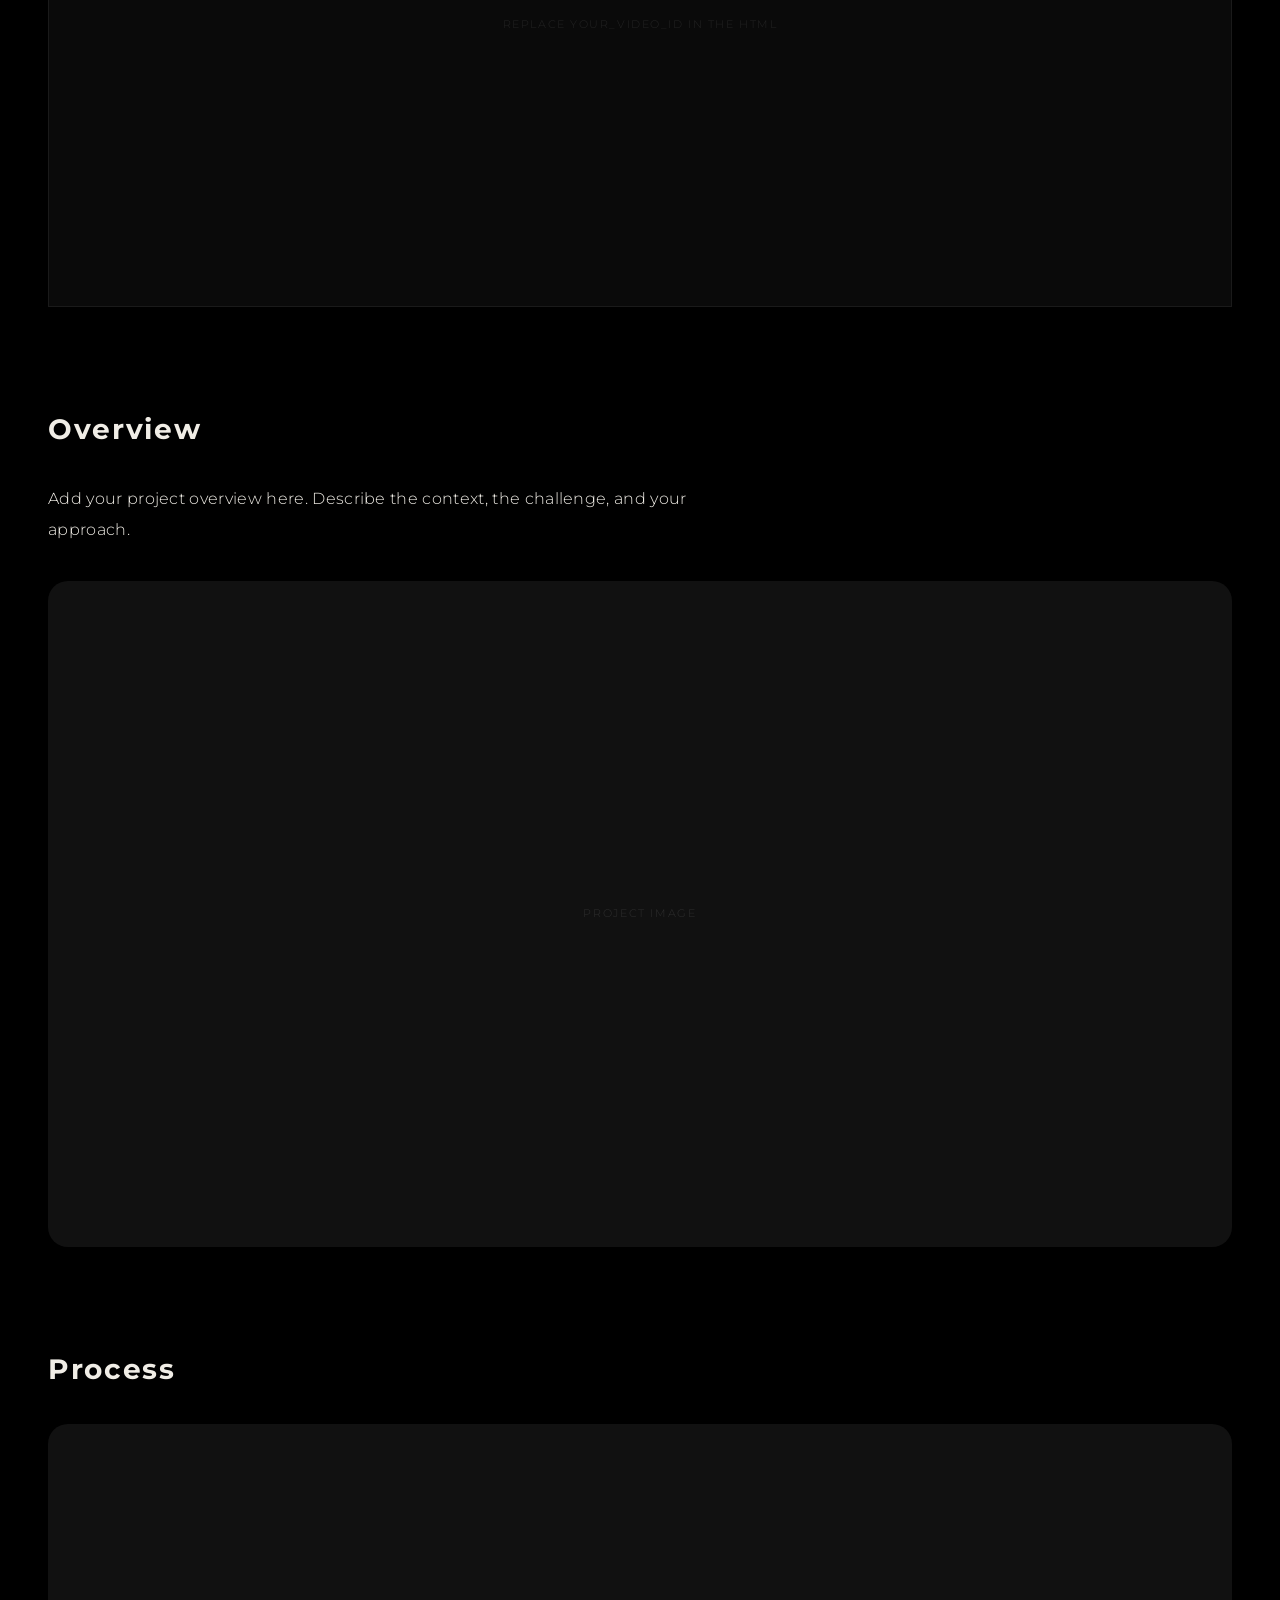
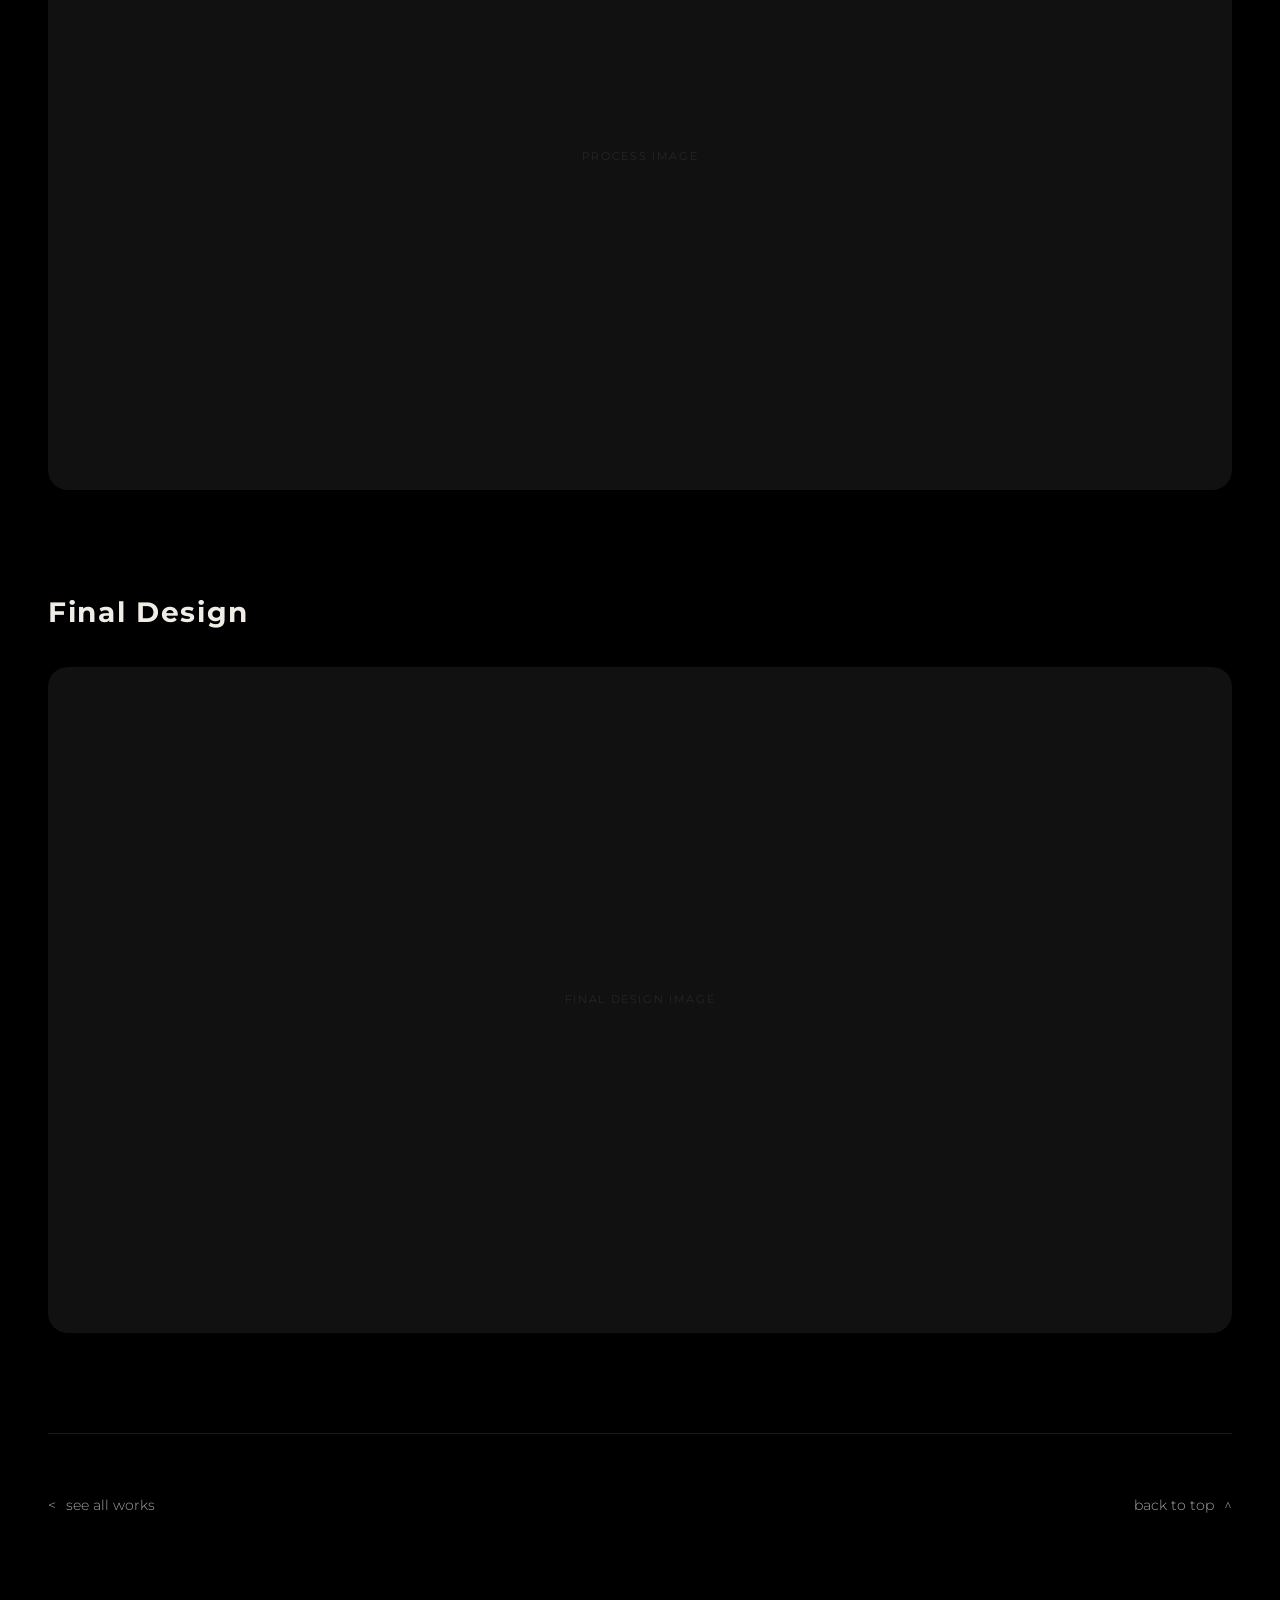
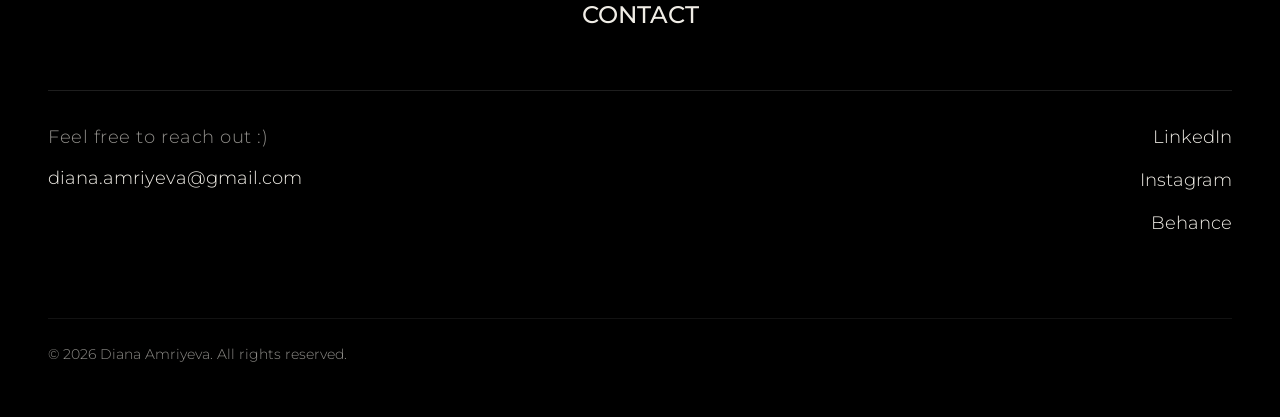
<file: project-04.html>
<!DOCTYPE html>
<html lang="en">
<head>
  <meta charset="UTF-8" />
  <meta name="viewport" content="width=device-width, initial-scale=1.0" />
  <link rel="icon" href="img/favicon/favicon.svg" type="image/svg+xml" />
  <link rel="icon" href="img/favicon/favicon-32.png" sizes="32x32" type="image/png" />
  <link rel="apple-touch-icon" href="img/favicon/apple-touch-icon.png" />
  <title>Project 04 — Diana Amriyeva</title>
  <link rel="preconnect" href="https://fonts.googleapis.com" />
  <link rel="preconnect" href="https://fonts.gstatic.com" crossorigin />
  <link href="https://fonts.googleapis.com/css2?family=Montserrat:wght@300;400;500;600;700;800;900&display=swap" rel="stylesheet" />
  <link rel="stylesheet" href="style.css?v=20261122" />
  <link rel="stylesheet" href="project.css?v=20261122" />
</head>
<body>

  <div class="mobile-menu" id="mobileMenu">
    <button class="close-btn" id="closeMenu">✕</button>
    <a href="works">works</a>
    <a href="about">about</a>
    <a href="#contact">contact</a>
  </div>

  <nav>
    <a href="home" class="logo">DIⱯNⱯ.A.</a>
    <div class="nav-links">
      <a href="works">works</a>
      <a href="about">about</a>
      <a href="#contact">contact</a>
    </div>
    <button class="hamburger" id="hamburger" aria-label="Open menu">
      <span></span><span></span><span></span>
    </button>
  </nav>

  <main class="project-main">

    <div class="project-hero reveal">
      <div class="project-hero-left">
        <p class="project-tag">Description/p>
        <h1 class="project-title">Project 04</h1>
        <p class="project-subtitle">Project description goes here. Replace this with a summary of the project — what it is, what problem it solves, and your role.</p>
      </div>
      <div class="project-meta">
        <div class="meta-group">
          <p class="meta-label">Year</p>
          <p class="meta-value">2026</p>
        </div>
        <div class="meta-group">
          <p class="meta-label">Disciplines</p>
          <ul class="meta-list">
            <li>UX/UI Design</li>
            <li>Research</li>
            <li>Development</li>
          </ul>
        </div>
      </div>
    </div>

    <div class="project-cover reveal">
      <div class="project-cover-placeholder">Cover image</div>
    </div>

    <div class="project-section reveal">
      <h2 class="project-section-label">Preview</h2>
      <div class="project-video-wrap">
        <iframe
          src="https://www.youtube.com/embed/YOUR_VIDEO_ID"
          title="Project 04 Preview"
          allow="accelerometer; autoplay; clipboard-write; encrypted-media; gyroscope; picture-in-picture"
          allowfullscreen
          id="previewVideo">
        </iframe>
        <div class="video-placeholder" id="videoPlaceholder">
          <div class="video-play-icon"></div>
          <span>Video Preview</span>
          <span style="font-size:11px;opacity:0.5;">Replace YOUR_VIDEO_ID in the HTML</span>
        </div>
      </div>
    </div>

    <div class="project-section reveal">
      <h2 class="project-section-label">Overview</h2>
      <p class="project-body-text">Add your project overview here. Describe the context, the challenge, and your approach.</p>
      <div class="project-image" style="margin-top:36px;">
        <div class="project-image-placeholder">Project image</div>
      </div>
    </div>

    <div class="project-section reveal">
      <h2 class="project-section-label">Process</h2>
      <div class="project-image">
        <div class="project-image-placeholder">Process image</div>
      </div>
    </div>

    <div class="project-section reveal">
      <h2 class="project-section-label">Final Design</h2>
      <div class="project-image">
        <div class="project-image-placeholder">Final design image</div>
      </div>
    </div>

    <div class="project-bottom-nav">
      <a href="works" class="btn-all-works">see all works</a>
      <button class="btn-back-top" onclick="window.scrollTo({top:0,behavior:'smooth'})">back to top</button>
    </div>

  </main>

  <footer id="contact">
    <h2 class="contact-title reveal">Contact</h2>
    <div class="footer-grid reveal">
      <div class="footer-left">
        <p class="footer-tagline">Feel free to reach out :)</p>
        <a href="mailto:diana.amriyeva@gmail.com" class="f-email">diana.amriyeva@gmail.com</a>
      </div>
      <div class="footer-right">
        <a href="https://www.linkedin.com/in/diana-amriyeva-759732330/">LinkedIn</a>
        <a href="#">Instagram</a>
        <a href="#">Behance</a>
      </div>
    </div>
    <div class="footer-copy">© 2026 Diana Amriyeva. All rights reserved.</div>
  </footer>

  <script src="project.js?v=20261122"></script>

  <script src="nav.js?v=20261122"></script>
</body>
</html>
</file>
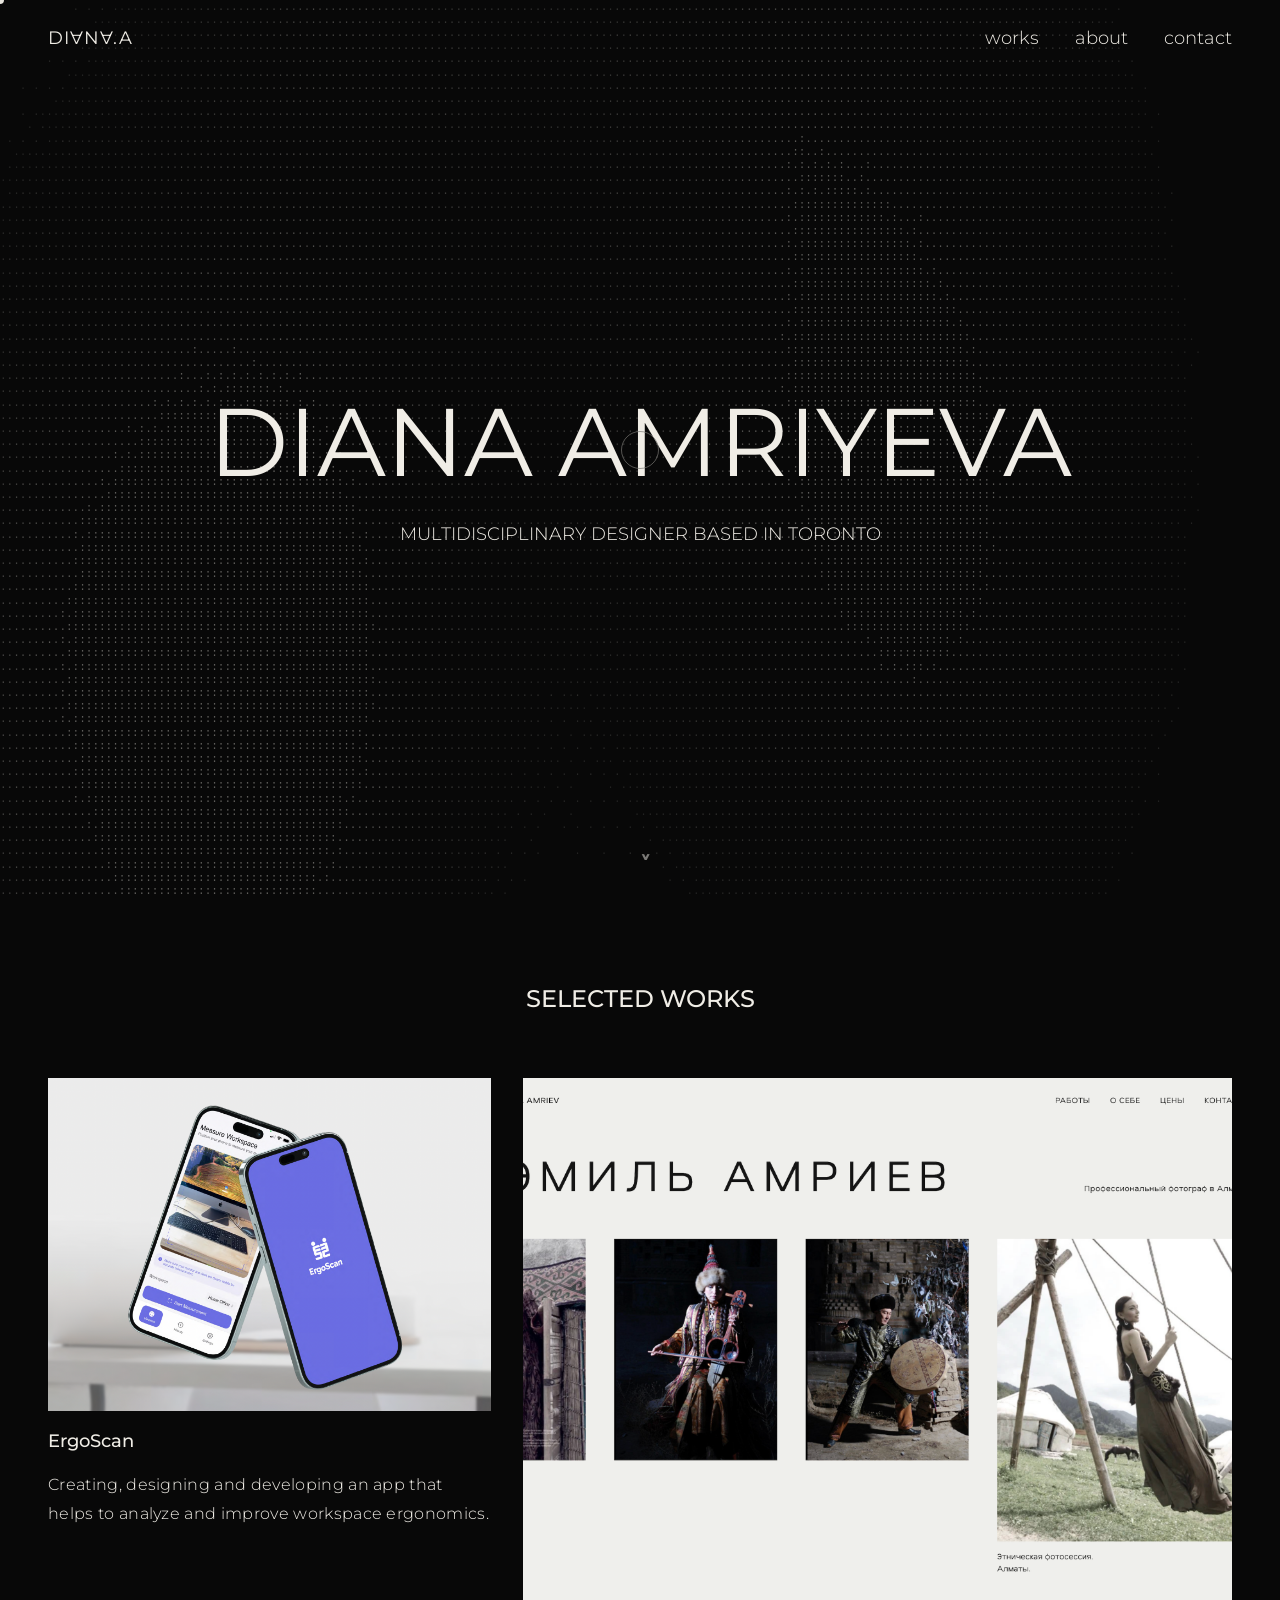
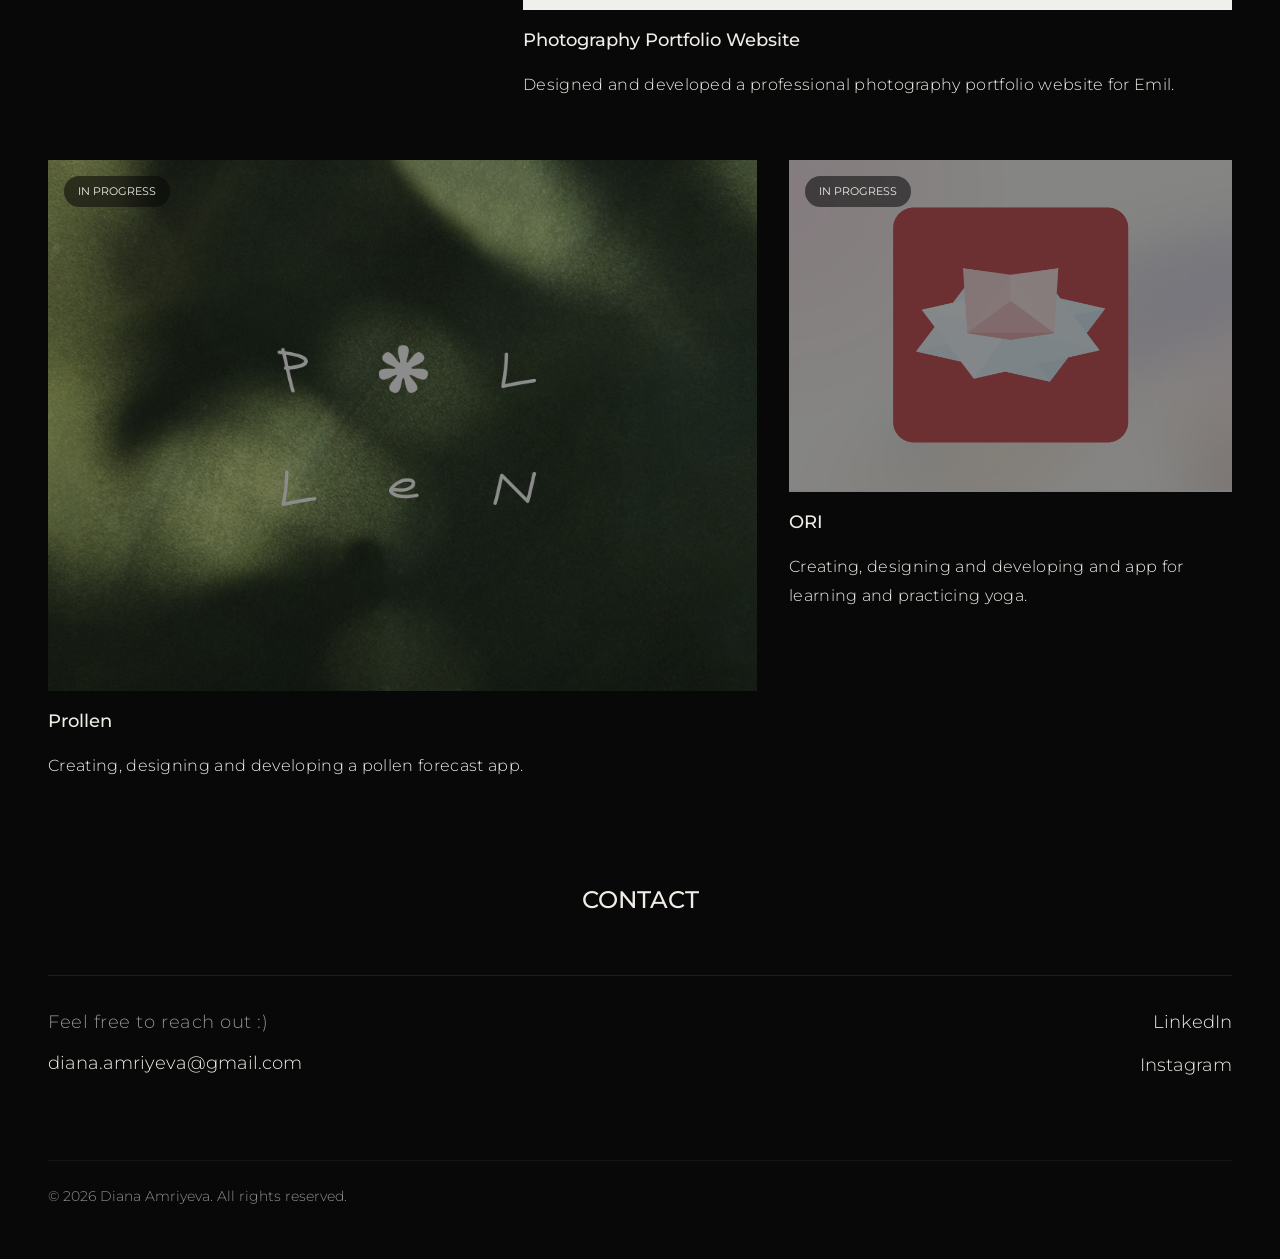
<file: works.html>
<!DOCTYPE html>
<html lang="en">
<head>
  <meta charset="UTF-8" />
  <title>Diana Amriyeva</title>
  <!-- "/works" is a clean URL for the home page; this file just forwards there -->
  <meta http-equiv="refresh" content="0; url=./#works" />
  <link rel="canonical" href="https://dianaamriyeva.me/" />
  <script>location.replace('./#works');</script>
</head>
<body style="background:#080808"></body>
</html>
</file>
<file: style.css>
/* ─────────────────────────────────────────
   BASE RESET & TOKENS
───────────────────────────────────────── */
*, *::before, *::after { box-sizing: border-box; margin: 0; padding: 0; }

:root {
  --bg:     #080808;
  --fg:     #f0ede6;
  --border: #1e1e1e;
  --font:   'Montserrat', sans-serif;
  --pad-x:  48px;
  --pad-x-sm: 20px;
}

html { scroll-behavior: smooth; }

body {
  background: var(--bg);
  color: var(--fg);
  font-family: var(--font);
  font-size: 14px;
  line-height: 1.6;
  overflow-x: hidden;
  cursor: none;
}

/* ─────────────────────────────────────────
   CANVAS
───────────────────────────────────────── */
#bgCanvas {
  position: fixed;
  inset: 0;
  width: 100%; height: 100%;
  z-index: 0;
  pointer-events: none;
  background: var(--bg);
}

/* everything sits above the canvas */
nav, .mobile-menu, .hero, .works, footer, .cursor, .cursor-ring {
  position: relative;
  z-index: 1;
}

/* ─────────────────────────────────────────
   CURSOR (desktop only — JS sets display:block)
───────────────────────────────────────── */
.cursor,
.cursor-ring {
  display: none;
  position: fixed;
  pointer-events: none;
  mix-blend-mode: difference;
  transform: translate(-50%, -50%);
}
.cursor {
  width: 8px; height: 8px;
  background: var(--fg);
  border-radius: 50%;
  z-index: 9999;
  transition: width 0.2s, height 0.2s;
}
.cursor.grow { width: 36px; height: 36px; }
.cursor-ring {
  width: 38px; height: 38px;
  border: 1px solid rgba(240,237,230,0.35);
  border-radius: 50%;
  z-index: 9998;
}

/* ─────────────────────────────────────────
   NAV
───────────────────────────────────────── */
nav {
  position: fixed;
  inset: 0 0 auto;
  z-index: 100;
  display: flex;
  align-items: center;
  justify-content: space-between;
  padding: 24px var(--pad-x);
}

.logo {
  display: flex;
  align-items: center;
  gap: 7px;
  font-size: 18px;
  font-weight: 400;
  letter-spacing: 0.06em;
  text-decoration: none;
  color: var(--fg);
}
.logo-sq {
  width: 13px; height: 13px;
  background: var(--fg);
  flex-shrink: 0;
}

.nav-links {
  display: flex;
  gap: 36px;
}
.nav-links a {
  font-size: 18px;
  font-weight: 300;
  text-decoration: none;
  color: var(--fg);
  transition: opacity 0.2s;
}
.nav-links a:hover,
.nav-links a.nav-active { opacity: 1; }

/* hamburger */
.hamburger {
  display: none;
  flex-direction: column;
  gap: 5px;
  padding: 4px;
  background: none;
  border: none;
  cursor: pointer;
}
.hamburger span {
  display: block;
  width: 22px; height: 1px;
  background: var(--fg);
}

/* ─────────────────────────────────────────
   MOBILE MENU
───────────────────────────────────────── */
.mobile-menu {
  display: none;
  position: fixed;
  inset: 0;
  background: rgba(8,8,8,0.97);
  z-index: 200;
  flex-direction: column;
  align-items: center;
  justify-content: center;
  gap: 40px;
}
.mobile-menu.open { display: flex; }
.mobile-menu a {
  font-size: 26px;
  font-weight: 300;
  text-decoration: none;
  color: var(--fg);
  transition: opacity 0.2s;
}
.close-btn {
  position: absolute;
  top: 22px; right: 28px;
  font-size: 26px;
  background: none;
  border: none;
  color: var(--fg);
  cursor: pointer;
}

/* ─────────────────────────────────────────
   HERO
───────────────────────────────────────── */
.hero {
  min-height: 100vh;
  display: flex;
  flex-direction: column;
  align-items: center;
  justify-content: center;
  text-align: center;
  padding: 120px 40px 80px;
  position: relative;
}

.hero-name {
  font-size: clamp(40px, 7.5vw, 100px);
  font-weight: 400;
  text-transform: uppercase;
  line-height: 1.05;
  margin-bottom: 28px;
  animation: fadeUp 1s ease 0.1s both;
}
.hero-bio {
  font-size: clamp(16px, 1.4vw, 24px);
  font-weight: 300;
  line-height: 1.5;
  
  animation: fadeUp 1s ease 0.3s both;
}

/* scroll arrow */
.scroll-arrow {
  position: absolute;
  bottom: 52px;
  left: 50%;
  width: 0; height: 0;
  opacity: 0;
  animation: arrowIn 1s ease 0.55s forwards, bounce 2.2s ease-in-out 1.6s infinite;
}
.scroll-arrow.hidden  { animation: arrowOut 0.5s ease forwards; pointer-events: none; }
.scroll-arrow.visible { animation: arrowIn  0.5s ease forwards, bounce 2.2s ease-in-out infinite; }

/* ─────────────────────────────────────────
   KEYFRAMES
───────────────────────────────────────── */
@keyframes fadeUp {
  from { opacity: 0; transform: translateY(24px); }
  to   { opacity: 1; transform: translateY(0); }
}
@keyframes bounce {
  0%, 100% { transform: translateX(-50%) translateY(0); }
  50%       { transform: translateX(-50%) translateY(8px); }
}
@keyframes arrowIn {
  from { opacity: 0; transform: translateX(-50%) translateY(6px); }
  to   { opacity: 0.5; transform: translateX(-50%) translateY(0); }
}
@keyframes arrowOut {
  from { opacity: 0.5; transform: translateX(-50%) translateY(0); }
  to   { opacity: 0;   transform: translateX(-50%) translateY(6px); }
}
@keyframes blink {
  0%, 100% { opacity: 1; }
  50%       { opacity: 0; }
}

/* ─────────────────────────────────────────
   WORKS GRID
───────────────────────────────────────── */
.works { padding: 80px var(--pad-x) 100px; }

.section-title,
.contact-title {
  font-size: 24px;
  font-weight: 500;
  text-transform: uppercase;
  text-align: center;
}
.section-title { margin-bottom: 60px; }
.contact-title { margin-bottom: 56px; }

.works-grid { display: flex; flex-direction: column; gap: 60px; }

.works-row {
  display: grid;
  grid-template-columns: 5fr 8fr;
  gap: 32px;
  align-items: start;
}
.works-row--flip { grid-template-columns: 8fr 5fr; }

.work-card { display: flex; flex-direction: column; gap: 16px; }

.work-image {
  width: 100%;
  aspect-ratio: 4 / 3;
  overflow: hidden;
  background: #0e0e0e;
  transition: transform 0.7s ease;
}
.work-image img {
  width: 100%; height: 100%;
  object-fit: cover;
  display: block;
  transition: transform 0.7s ease;
}

/* card link hover scales the image */
.work-image-link {
  display: block;
  text-decoration: none;
  overflow: hidden;
}
.work-image-link:hover .work-image { transform: scale(1.03); }

/* work in progress — not clickable yet */
.work-card--wip { cursor: default; }
.work-image--wip { position: relative; }
.work-image--wip img { filter: grayscale(40%) brightness(0.55); }
.wip-badge {
  position: absolute;
  top: 16px; left: 16px;
  padding: 7px 14px;
  border-radius: 999px;
  background: rgba(8, 8, 8, 0.55);
  backdrop-filter: blur(6px);
  font-size: 11px;
  font-weight: 400;
  text-transform: uppercase;
  color: var(--fg);
}

.work-title {
  font-size: clamp(18px, 1.3vw, 24px);
  font-weight: 500;
}
.work-title a { color: var(--fg); text-decoration: none; transition: opacity 0.2s; }
.work-title a:hover { opacity: 0.6; }

.work-desc {
  font-size: clamp(16px, 1.1vw, 18px);
  font-weight: 300;
  line-height: 1.8;
  letter-spacing: 0.02em;
}

.works-cta { display: flex; justify-content: center; margin-top: 64px; }

/* ─────────────────────────────────────────
   PILL BUTTONS (shared by all pages)
───────────────────────────────────────── */
.btn-pill {
  display: inline-block;
  border: 1px solid var(--fg);
  padding: 13px 36px;
  font-family: var(--font);
  font-size: 12px;
  font-weight: 300;
  letter-spacing: 0.12em;
  color: var(--fg);
  text-decoration: none;
  border-radius: 40px;
  transition: background 0.25s, color 0.25s;
}
.btn-pill:hover { background: var(--fg); color: var(--bg); }

/* alias classes that use the same pill style */
.btn-see-all,
.btn-artworks { }

/* ─────────────────────────────────────────
   FOOTER
───────────────────────────────────────── */
footer { padding: 0 var(--pad-x) 52px; }

.footer-grid {
  display: grid;
  grid-template-columns: 1fr 1fr;
  align-items: start;
  padding-top: 32px;
  border-top: 1px solid var(--border);
  margin-bottom: 80px;
}

.footer-tagline {
  font-size: 18px;
  font-weight: 300;
  opacity: 0.6;
  letter-spacing: 0.03em;
  margin-bottom: 12px;
}
.f-email,
.footer-right a {
  font-size: 18px;
  font-weight: 300;
  color: var(--fg);
  text-decoration: none;
  transition: opacity 0.2s;
}
.footer-right {
  display: flex;
  flex-direction: column;
  align-items: flex-end;
  gap: 14px;
  font-size: 18px;
}
.footer-copy {
  font-size: 14px;
  font-weight: 300;
  opacity: 0.6;
  border-top: 1px solid var(--border);
  padding-top: 24px;
}

/* ─────────────────────────────────────────
   SCROLL REVEAL
───────────────────────────────────────── */
.reveal {
  opacity: 0;
  transform: translateY(22px);
  transition: opacity 0.85s ease, transform 0.85s ease;
}
.reveal.visible { opacity: 1; transform: none; }

/* ─────────────────────────────────────────
   LOADER
───────────────────────────────────────── */
.loader {
  position: fixed;
  inset: 0;
  background: #080808;
  z-index: 1000;
  display: flex;
  align-items: center;
  justify-content: center;
  pointer-events: none;
  transition: opacity 0.8s ease;
}
.loader.bg-fade { opacity: 0; }
.loader.done    { display: none; }

.loader-name,
.loader-cursor {
  font-size: clamp(36px, 7vw, 96px);
  font-weight: 500;
  color: var(--fg);
  white-space: nowrap;
}
.loader-name {
  letter-spacing: 0.18em;
  text-transform: uppercase;
  transition: opacity 0.6s ease;
}
.loader-name.fade-out { opacity: 0; }

.loader-cursor {
  font-weight: 200;
  margin-left: 2px;
  animation: blink 0.7s step-end infinite;
  transition: opacity 0.3s ease;
}
.loader-cursor.hide { opacity: 0; }

/* ─────────────────────────────────────────
   RESPONSIVE
───────────────────────────────────────── */
@media (max-width: 1200px) {
  .works-row,
  .works-row--flip { grid-template-columns: 1fr; gap: 48px; }
  .work-image { aspect-ratio: 16 / 10; }
}

@media (max-width: 768px) {
  nav { padding: 18px var(--pad-x-sm); }
  .nav-links  { display: none; }
  .hamburger  { display: flex; }

  .hero { padding: 90px 24px 80px; }
  .hero-name  { letter-spacing: 0.08em; }
  .hero-bio {max-width: 350px;}

  .works      { padding: 60px var(--pad-x-sm) 80px; }
  .works-grid { gap: 40px; }

  footer { padding: 0 var(--pad-x-sm) 40px; }
  .footer-grid { grid-template-columns: 1fr; gap: 28px; margin-bottom: 48px; }
  .footer-right { align-items: flex-start; }
}
</file>
<file: about.css>
/* ─────────────────────────────────────────
   ABOUT PAGE
───────────────────────────────────────── */

.about-main {
  padding: 140px var(--pad-x) 80px;
  position: relative;
  z-index: 1;
}

.about-hero {
  display: grid;
  grid-template-columns: 1fr 1fr;
  grid-template-areas: "left right" "callout right";
  gap: 60px;
  align-items: start;
}

.about-left    { grid-area: left;    display: flex; flex-direction: column; gap: 28px; }
.about-right   { grid-area: right;   display: flex; flex-direction: column; gap: 48px; }
.artist-callout{ grid-area: callout; display: flex; flex-direction: column; align-items: flex-start; gap: 24px; }

.about-pixel {
  width: 40px; height: 40px;
  background: var(--fg);
}

.about-bio {
  font-size: 16px;
  font-weight: 300;
  line-height: 1.85;
  max-width: 440px;
}

/* services */
.services { display: flex; flex-direction: column; gap: 20px; }
/* same type as the "Selected Works" / "Contact" titles */
.services-title {
  font-size: 24px;
  font-weight: 500;
  text-transform: uppercase;
}
.services-list { list-style: none; display: flex; flex-direction: column; gap: 6px; }
.services-list li {
  font-size: 16px;
  font-weight: 300;
  line-height: 1.6;
}

/* photo */
.about-photo {
  width: 50%;
  margin-left: auto;   /* sits on the right edge of the page */
  aspect-ratio: 1 / 1;
  overflow: hidden;
  background: #111;
}
.about-photo img {
  width: 100%; height: 100%;
  object-fit: cover;
  object-position: top;
  display: block;
  filter: grayscale(100%);
  transition: filter 0.5s ease;
}
.about-photo:hover img { filter: grayscale(60%); }
.photo-placeholder {
  width: 100%; height: 100%;
  background: repeating-linear-gradient(135deg, #111 0 12px, #141414 12px 24px);
}

/* ─────────────────────────────────────────
   EXPERIENCE + AWARDS
───────────────────────────────────────── */
.cv-section {
  display: grid;
  grid-template-columns: 1fr 1fr;
  gap: 60px;
  margin-top: 120px;
  align-items: start;
}

/* heading stays in view while the list scrolls past, filling the left column */
.cv-section > .services-title { position: sticky; top: 110px; }

/* tools — one row of equally sized icons */
.tools-list {
  list-style: none;
  display: flex;
  flex-wrap: wrap;
  align-items: center;
  gap: 18px;
}
.tool { width: 44px; height: 44px; flex-shrink: 0; }
.tool img {
  width: 100%; height: 100%;
  display: block;
  object-fit: contain;
  transition: transform 0.25s ease;
}
.tool:hover img { transform: translateY(-3px); }

.cv-list { list-style: none; display: flex; flex-direction: column; }

.cv-item {
  padding: 22px 0;
  border-top: 1px solid rgba(240, 237, 230, 0.18);
  display: flex;
  flex-direction: column;
  gap: 6px;
}
.cv-item:first-child { padding-top: 0; border-top: none; }

.cv-head {
  display: flex;
  justify-content: space-between;
  align-items: baseline;
  gap: 16px;
}

.cv-role {
  font-size: 18px;
  font-weight: 500;
  line-height: 1.5;
}

.cv-date {
  font-size: 14px;
  font-weight: 300;
  white-space: nowrap;
  opacity: 0.7;
}

.cv-org {
  font-size: 14px;
  font-weight: 400;
  text-transform: uppercase;
  opacity: 0.7;
}

.cv-desc {
  font-size: 16px;
  font-weight: 300;
  line-height: 1.75;
  max-width: 650px;
  margin-top: 4px;
}

/* contact title lines up with the other left-aligned titles (about page only) */
.contact-title { text-align: left; }

/* ─────────────────────────────────────────
   RESPONSIVE
───────────────────────────────────────── */
@media (max-width: 900px) {
  .about-main { padding: 100px var(--pad-x-sm) 60px; }

  .about-hero {
    grid-template-columns: 1fr;
    grid-template-areas: "right" "left" "callout";
    gap: 40px;
  }

  .about-right  { gap: 28px; }
  .about-photo  { aspect-ratio: 1 / 1; margin: 0 auto; }   /* centred on mobile */

  .cv-section { grid-template-columns: 1fr; gap: 28px; margin-top: 80px; }
  .cv-section > .services-title { position: static; }
}

@media (max-width: 600px) {
  .about-pixel { width: 28px; height: 28px; }

  .cv-head { flex-direction: column; gap: 2px; }

  /* keep all tool icons on one line on phones */
  .tools-list { gap: 8px; flex-wrap: nowrap; }
  .tool { width: 30px; height: 30px; }
}
</file>
<file: project.css>
/* ─────────────────────────────────────────
   PROJECT PAGES — pure black, no canvas
───────────────────────────────────────── */

body {
  background: #000;
  cursor: auto;
}
nav { background: #000; }

.project-main {
  padding: 120px var(--pad-x) 0;
  position: relative;
  z-index: 1;
}

/* ── HERO ── */
.project-hero {
  display: grid;
  grid-template-columns: 1fr auto;
  gap: 60px;
  align-items: start;
  margin-bottom: 80px;
  padding-bottom: 60px;
  border-bottom: 1px solid #1a1a1a;
}

.project-title {
  font-size: clamp(28px, 4vw, 52px);
  font-weight: 800;
  text-transform: uppercase;
  line-height: 1.1;
  margin-bottom: 20px;
}
.project-subtitle {
  font-size: 16px;
  font-weight: 300;
  line-height: 1.8;
  max-width: 560px;
}

/* meta column */
.project-meta {
  display: flex;
  flex-direction: column;
  gap: 28px;
  min-width: 160px;
}
.meta-label {
  font-size: 18px;
  font-weight: 500;
  letter-spacing: 0.02em;
  margin-bottom: 10px;
}
.meta-value,
.meta-list li {
  font-size: 16px;
  font-weight: 300;
  letter-spacing: 0.03em;
  line-height: 1.5;
}
.meta-list { list-style: none; display: flex; flex-direction: column; gap: 5px; }

/* ── COVER ── */
.project-cover {
  width: 100%;
  aspect-ratio: 16 / 8;
  overflow: hidden;
  margin-bottom: 100px;
  border-radius: 20px;
}
.project-cover img { width: 100%; height: 100%; object-fit: cover; display: block; }

/* shared placeholder style */
.project-cover-placeholder,
.project-image-placeholder {
  width: 100%; height: 100%;
  display: flex;
  align-items: center;
  justify-content: center;
  background: #111;
  color: rgba(255,255,255,0.12);
  font-size: 11px;
  font-weight: 300;
  letter-spacing: 0.15em;
  text-transform: uppercase;
}
.project-image-placeholder { aspect-ratio: 16 / 9; }

/* ── SECTIONS ── */
.project-section { margin-bottom: 100px; }

.project-section-label {
  font-size: clamp(18px, 2.5vw, 28px);
  font-weight: 700;
  letter-spacing: 0.06em;
  margin-bottom: 32px;
}
.project-body-text {
  font-size: 16px;
  font-weight: 300;
  line-height: 1.9;
  max-width: 680px;
  letter-spacing: 0.02em;
}

/* ── VIDEO ── */
.project-video-wrap {
  width: 100%;
  aspect-ratio: 16 / 9;
  background: #0a0a0a;
  border: 1px solid #1a1a1a;
  overflow: hidden;
  position: relative;
}
.project-video-wrap iframe { width: 100%; height: 100%; border: none; display: block; }
.video-placeholder {
  position: absolute;
  inset: 0;
  display: flex;
  flex-direction: column;
  align-items: center;
  justify-content: center;
  gap: 14px;
  color: rgba(255,255,255,0.2);
  font-size: 13px;
  font-weight: 300;
  letter-spacing: 0.12em;
  text-transform: uppercase;
}
.video-play-icon {
  width: 52px; height: 52px;
  border: 1px solid rgba(255,255,255,0.15);
  border-radius: 50%;
  display: flex;
  align-items: center;
  justify-content: center;
}
.video-play-icon::after {
  content: '';
  width: 0; height: 0;
  border: 9px solid transparent;
  border-left: 14px solid rgba(255,255,255,0.25);
  margin-left: 3px;
}

/* ── IMAGES ── */
.project-image {
  width: 100%;
  overflow: hidden;
  margin-bottom: 16px;
  border-radius: 20px;
}
.project-image img { width: 100%; display: block; object-fit: cover; }
.project-image-caption {
  font-size: 12px;
  font-weight: 300;
  opacity: 0.35;
  letter-spacing: 0.06em;
  margin-top: 10px;
}

/* ── INLINE VIDEO (case study) ── */
.project-video {
  width: 100%;
  aspect-ratio: 16 / 9;
  border-radius: 20px;
  overflow: hidden;
  background: #0a0a0a;
  margin-bottom: 120px;
}
.project-video video,
.project-video iframe {
  width: 100%; height: 100%;
  display: block;
  object-fit: cover;
  border: none;
}

/* ── CASE STUDY STORY ── */
:root { --ergo: #8b8cf6; }   /* ErgoScan's purple, lifted for the black page */

.case-split {
  display: grid;
  grid-template-columns: 1fr 1fr;
  gap: 24px 60px;
  align-items: end;
}
.case-split .project-section-label { margin-bottom: 0; max-width: 520px; line-height: 1.25; }
.case-split + .screen-row,
.case-split + .compare { margin-top: 64px; }

.case-step {
  font-size: 11px;
  font-weight: 400;
  letter-spacing: 0.22em;
  text-transform: uppercase;
  color: var(--ergo);
  margin-bottom: 18px;
}
.case-kicker {
  font-size: 12px;
  font-weight: 300;
  letter-spacing: 0.06em;
  opacity: 0.45;
  margin-bottom: 24px;
}

/* light diagram on the black page */
.project-image--light { background: #f4f4f4; }

/* three barriers */
.barrier-grid {
  list-style: none;
  display: grid;
  grid-template-columns: repeat(3, 1fr);
  gap: 20px;
}
.barrier {
  border: 1px solid #1f1f1f;
  border-radius: 20px;
  padding: 32px 28px 36px;
  display: flex;
  flex-direction: column;
  gap: 56px;
  background: #070707;
}
.barrier-num {
  font-size: clamp(32px, 3.4vw, 48px);
  font-weight: 700;
  letter-spacing: 0.02em;
  color: var(--ergo);
  line-height: 1;
}
.barrier p {
  font-size: clamp(13px, 1.15vw, 15px);
  font-weight: 400;
  line-height: 1.7;
  letter-spacing: 0.02em;
}

/* phone screens — every phone on the page shares one width */
.project-main { --phone-w: clamp(120px, 16vw, 232px); }

.screen-row {
  display: flex;
  justify-content: center;
  align-items: flex-start;
  gap: clamp(12px, 2.4vw, 36px);
}
.screen {
  flex: 0 0 var(--phone-w);
  width: var(--phone-w);
  margin: 0;
  display: flex;
  flex-direction: column;
  align-items: center;
  gap: 18px;
}
.screen img {
  width: 100%;
  display: block;
  filter: drop-shadow(0 24px 40px rgba(139, 140, 246, 0.12));
}
.screen-row--3 { gap: clamp(16px, 5vw, 80px); }

/* includes the magnifier bubble: the phone itself is 80.2% of this image,
   so widen the figure until the phone matches the others            */
.screen--magnifier { flex-basis: calc(var(--phone-w) / 0.802); width: calc(var(--phone-w) / 0.802); }

/* CSS phone around screen recordings and raw screenshots,
   matched to the cut-out mockups (bezel 1.77% of width, corner radius 16.5%) */
.phone-frame {
  width: 100%;
  aspect-ratio: 0.4719;
  padding: 1.77%;
  background: #000;
  border-radius: 16.5% / 7.8%;
  filter: drop-shadow(0 24px 40px rgba(139, 140, 246, 0.12));
}
.phone-frame video,
.phone-frame img {
  width: 100%; height: 100%;
  display: block;
  object-fit: cover;
  object-position: top;
  border-radius: 15.3% / 7.1%;
  background: #111;
  filter: none;
}

/* mockup with slightly different proportions: match the frame exactly */
.screen--fit img { aspect-ratio: 0.4719; object-fit: fill; }

.screen-label {
  font-size: 12px;
  font-weight: 400;
  letter-spacing: 0.06em;
  text-align: center;
  opacity: 0.6;
}

/* before / after */
.compare {
  display: grid;
  grid-template-columns: 1fr auto 1.6fr;
  gap: 40px;
  align-items: start;
}
.compare:has(.compare-col--wide:first-child) { grid-template-columns: 1.6fr auto 1fr; }
.compare--even { grid-template-columns: 1fr auto 1fr; }
.compare-col { display: flex; flex-direction: column; gap: 28px; }
.compare-tag {
  font-size: 11px;
  font-weight: 500;
  letter-spacing: 0.22em;
  text-transform: uppercase;
  text-align: center;
  opacity: 0.5;
}
.compare-tag--after { color: var(--ergo); opacity: 1; }
.compare-arrow {
  align-self: center;
  font-size: 28px;
  font-weight: 300;
  color: var(--ergo);
}
.compare-notes {
  list-style: none;
  display: flex;
  flex-wrap: wrap;
  justify-content: center;
  gap: 8px;
}
.compare-notes li {
  font-size: 12px;
  font-weight: 300;
  letter-spacing: 0.03em;
  padding: 7px 14px;
  border-radius: 999px;
  border: 1px solid rgba(139, 140, 246, 0.45);
  color: var(--fg);
}
.compare-notes--before li { border-color: rgba(240, 120, 110, 0.45); }

.case-outcome {
  margin: 56px 0 0 auto;
  padding-left: 24px;
  border-left: 1px solid var(--ergo);
  max-width: 620px;
}

/* ── MERGED SCREENSHOT + SIDE NOTES (project 2) ── */
.stitch {
  display: grid;
  grid-template-columns: 1fr 220px;
  gap: 40px;
  margin-bottom: 100px;
}
.stitch-img {
  width: 100%;
  height: auto;
  display: block;
  border-radius: 0;
}
.stitch-notes { list-style: none; position: relative; margin: 0; padding: 0; }
.stitch-note {
  position: absolute;
  top: var(--top);
  left: 0; right: 0;
  padding-top: 24px;
  border-top: 1px solid #1f1f1f;
  font-size: 14px;
  font-weight: 300;
  line-height: 1.75;
  letter-spacing: 0.02em;
}
.stitch-note:first-child { border-top: none; padding-top: 0; }
.stitch-num {
  display: block;
  font-size: 13px;
  letter-spacing: 0.04em;
  margin-bottom: 10px;
}
.stitch-note strong {
  display: block;
  font-weight: 500;
  font-size: 15px;
  letter-spacing: 0.04em;
  margin-bottom: 6px;
}

/* ── REFLECTION: award feedback ── */
.feedback {
  display: flex;
  align-items: flex-start;
  gap: 28px;
  margin: 0;
  padding: 36px 40px;
  border: 1px solid #1f1f1f;
  border-radius: 20px;
  background: #070707;
  max-width: 860px;
}
.feedback-logo {
  width: 72px; height: 72px;
  flex-shrink: 0;
  border-radius: 22%;
  display: block;
}
.feedback-quote {
  margin: 0 0 16px;
  font-size: 24px;
  font-weight: 400;
  line-height: 1.5;
}
.feedback-source {
  font-size: 16px;
  font-weight: 400;
  text-transform: uppercase;
  color: var(--ergo);
}

/* ── BOTTOM NAV ── */
.project-bottom-nav {
  display: flex;
  align-items: center;
  justify-content: space-between;
  padding: 60px 0 80px;
  border-top: 1px solid #1a1a1a;
  margin-top: 60px;
}
.btn-all-works {
  display: inline-flex;
  align-items: center;
  gap: 10px;
  font-size: 14px;
  font-weight: 300;
  color: var(--fg);
  text-decoration: none;
  opacity: 0.7;
  transition: opacity 0.2s;
}
.btn-all-works::before { content: '<'; font-size: 14px; }
.btn-all-works:hover { opacity: 1; }

.btn-back-top {
  display: inline-flex;
  align-items: center;
  gap: 10px;
  font-size: 14px;
  font-weight: 300;
  color: var(--fg);
  font-family: inherit;   /* buttons don't inherit the page font by default */
  background: none;
  border: none;
  padding: 0;
  cursor: pointer;
  opacity: 0.7;
  transition: opacity 0.2s;
}
.btn-back-top::after { content: '^'; font-size: 14px; }
.btn-back-top:hover { opacity: 1; }

/* footer override for project pages */
footer { padding: 0 var(--pad-x) 52px; }

/* ─────────────────────────────────────────
   RESPONSIVE
───────────────────────────────────────── */
@media (max-width: 900px) {
  .project-main { padding: 100px var(--pad-x-sm) 0; }
  .project-hero { grid-template-columns: 1fr; gap: 40px; }
  .project-meta { flex-direction: row; flex-wrap: wrap; gap: 28px 48px; }
  footer { padding: 0 var(--pad-x-sm) 40px; }
  .footer-grid { grid-template-columns: 1fr; gap: 28px; margin-bottom: 48px; }
  .footer-right { align-items: flex-start; }
}
@media (max-width: 900px) {
  /* phones: image first, notes listed underneath */
  .stitch { grid-template-columns: 1fr; gap: 32px; }
  .stitch-note { position: static; padding: 20px 0; border-top: 1px solid #1f1f1f; }
  .stitch-note:first-child { border-top: none; padding-top: 0; }
  .case-split { grid-template-columns: 1fr; }
  .barrier-grid { grid-template-columns: 1fr; gap: 14px; }
  .barrier { gap: 28px; }
  .compare,
  .compare:has(.compare-col--wide:first-child) { grid-template-columns: 1fr; gap: 28px; }
  .compare-arrow { transform: rotate(90deg); justify-self: center; }
  .case-outcome { margin-left: 0; }

  .project-main { --phone-w: 42vw; }
  .compare--even { grid-template-columns: 1fr; }

  /* rows wider than the screen: swipe sideways instead of shrinking */
  .screen-row--5,
  .screen-row--3 {
    justify-content: flex-start;
    overflow-x: auto;
    scroll-snap-type: x mandatory;
    margin: 0 calc(-1 * var(--pad-x-sm));
    padding: 0 var(--pad-x-sm) 12px;
    scrollbar-width: none;
  }
  .screen-row--5::-webkit-scrollbar,
  .screen-row--3::-webkit-scrollbar { display: none; }
  .screen-row--5 .screen,
  .screen-row--3 .screen { scroll-snap-align: center; }
}
@media (max-width: 600px) {
  .project-section { margin-bottom: 64px; }
  .project-video { margin-bottom: 72px; border-radius: 14px; }
  .feedback { padding: 24px; gap: 18px; }
  .feedback-logo { width: 52px; height: 52px; }
  .project-cover   { aspect-ratio: 4 / 3; margin-bottom: 64px; }
}
</file>
